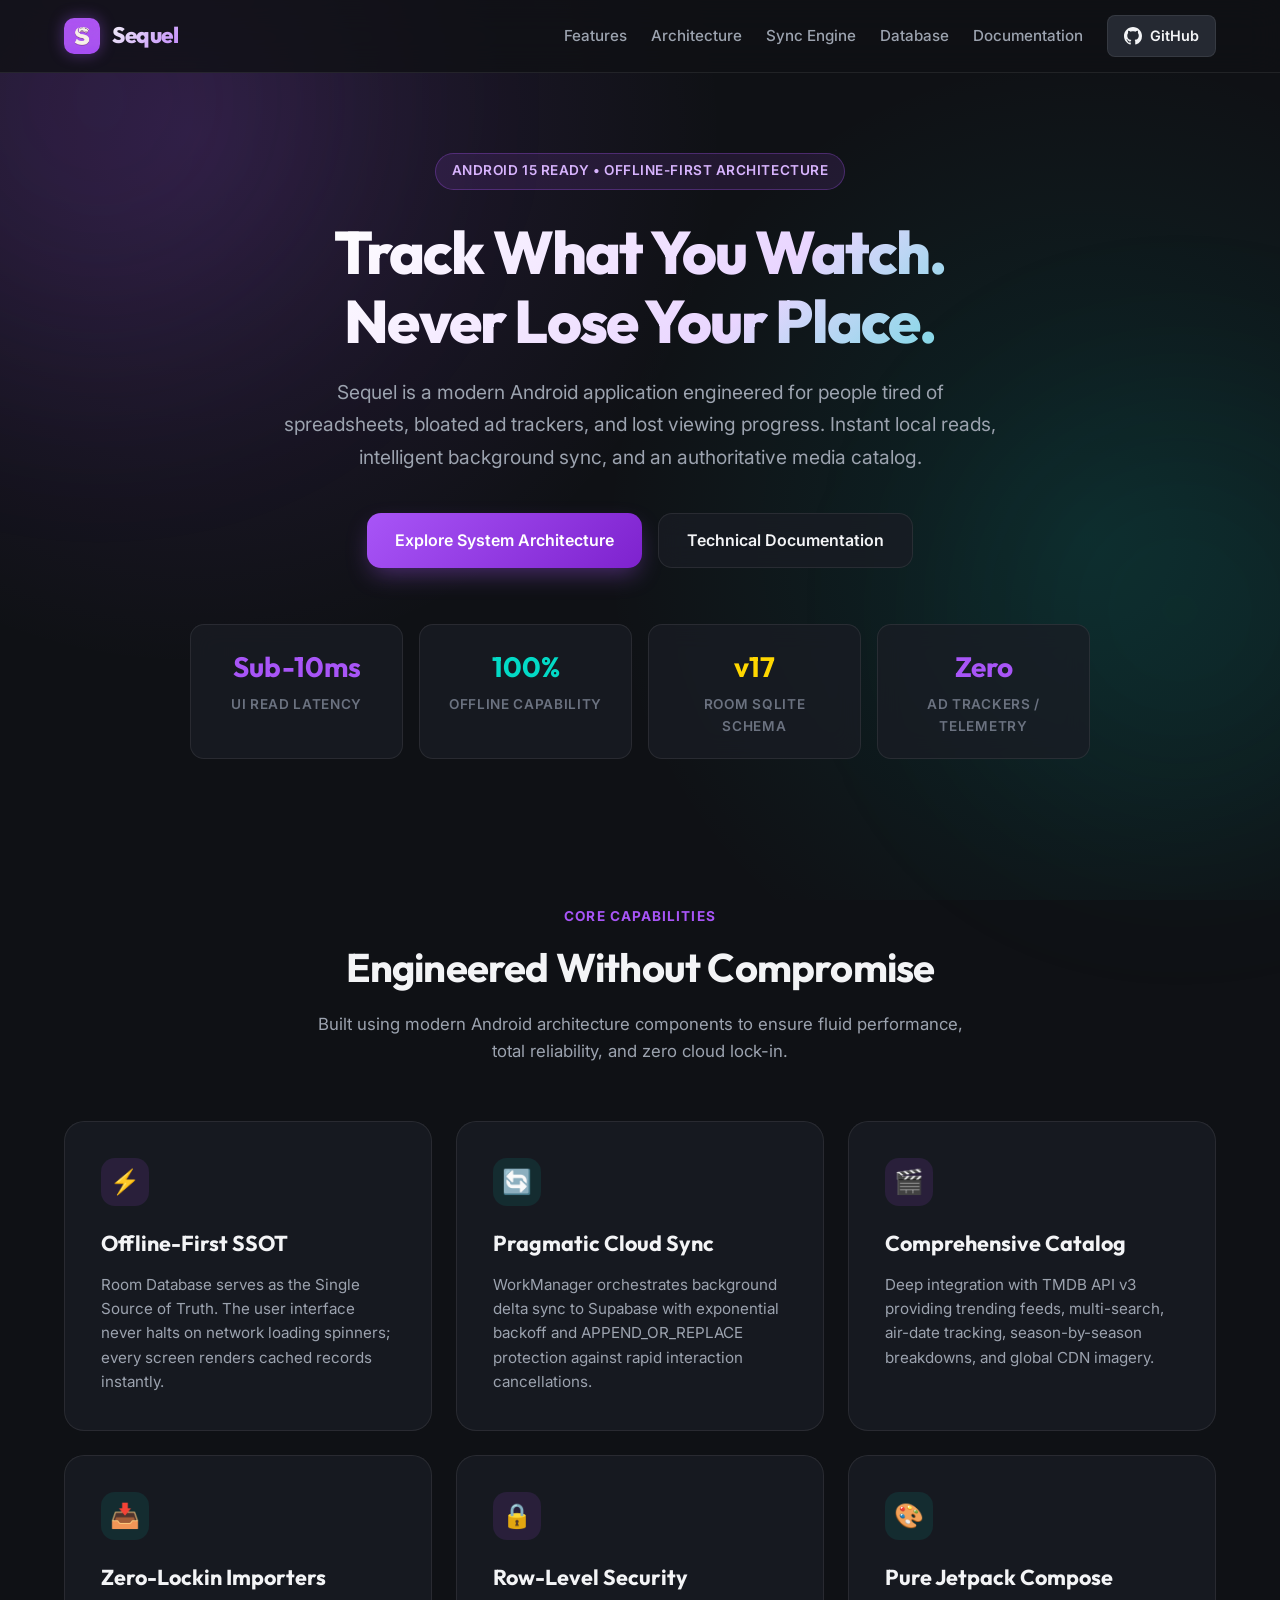
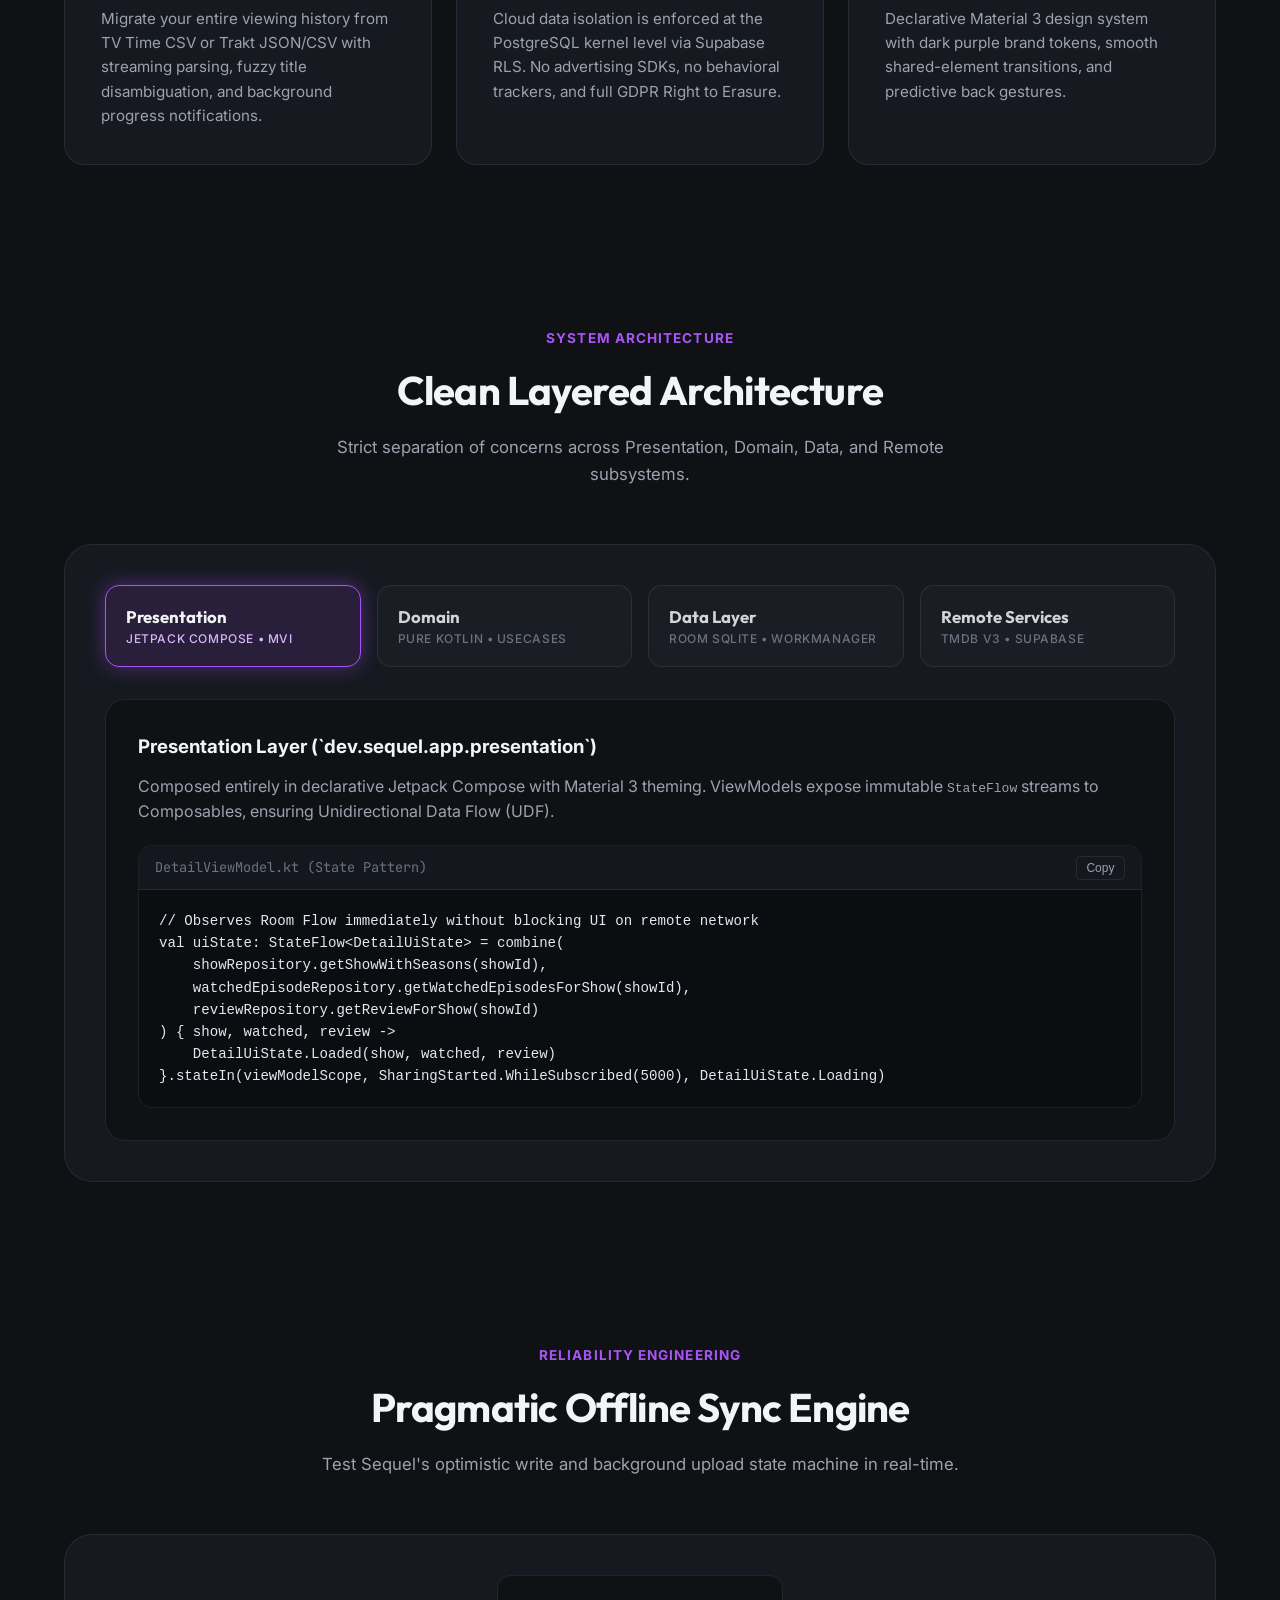
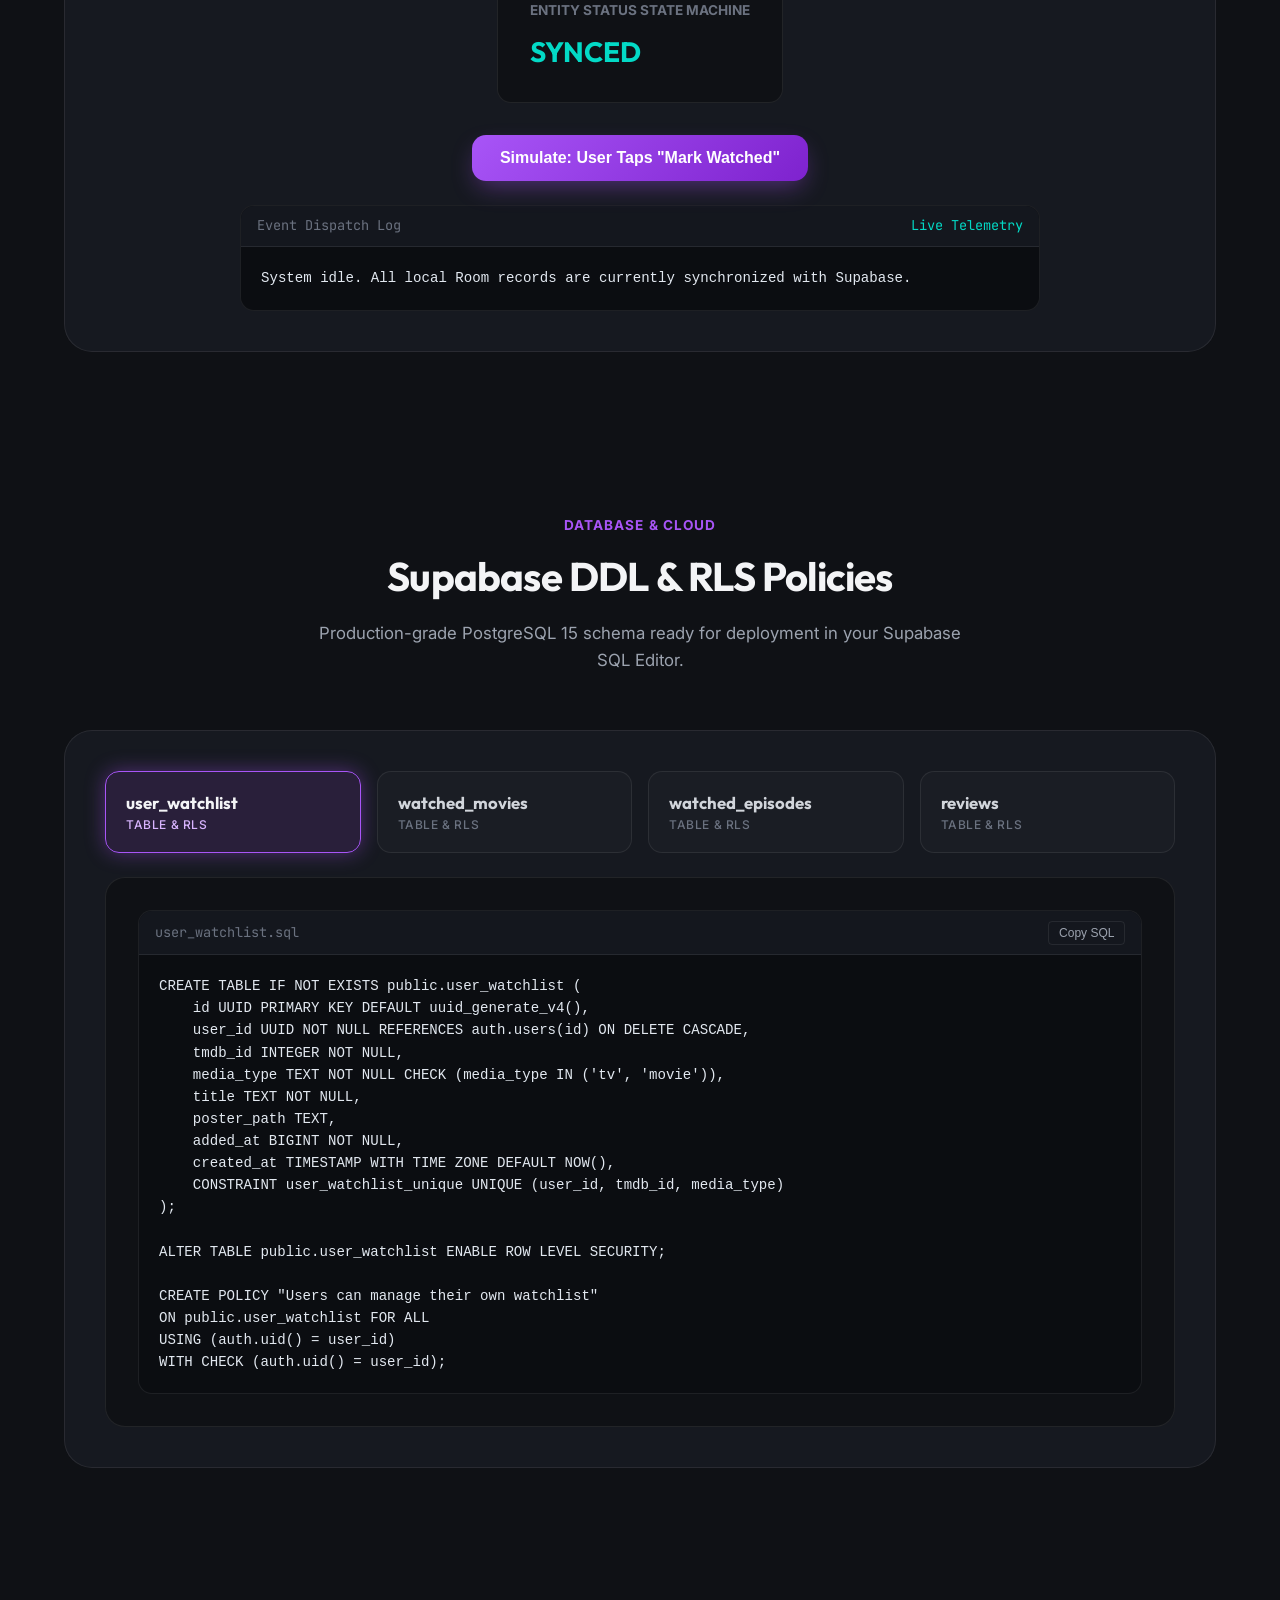
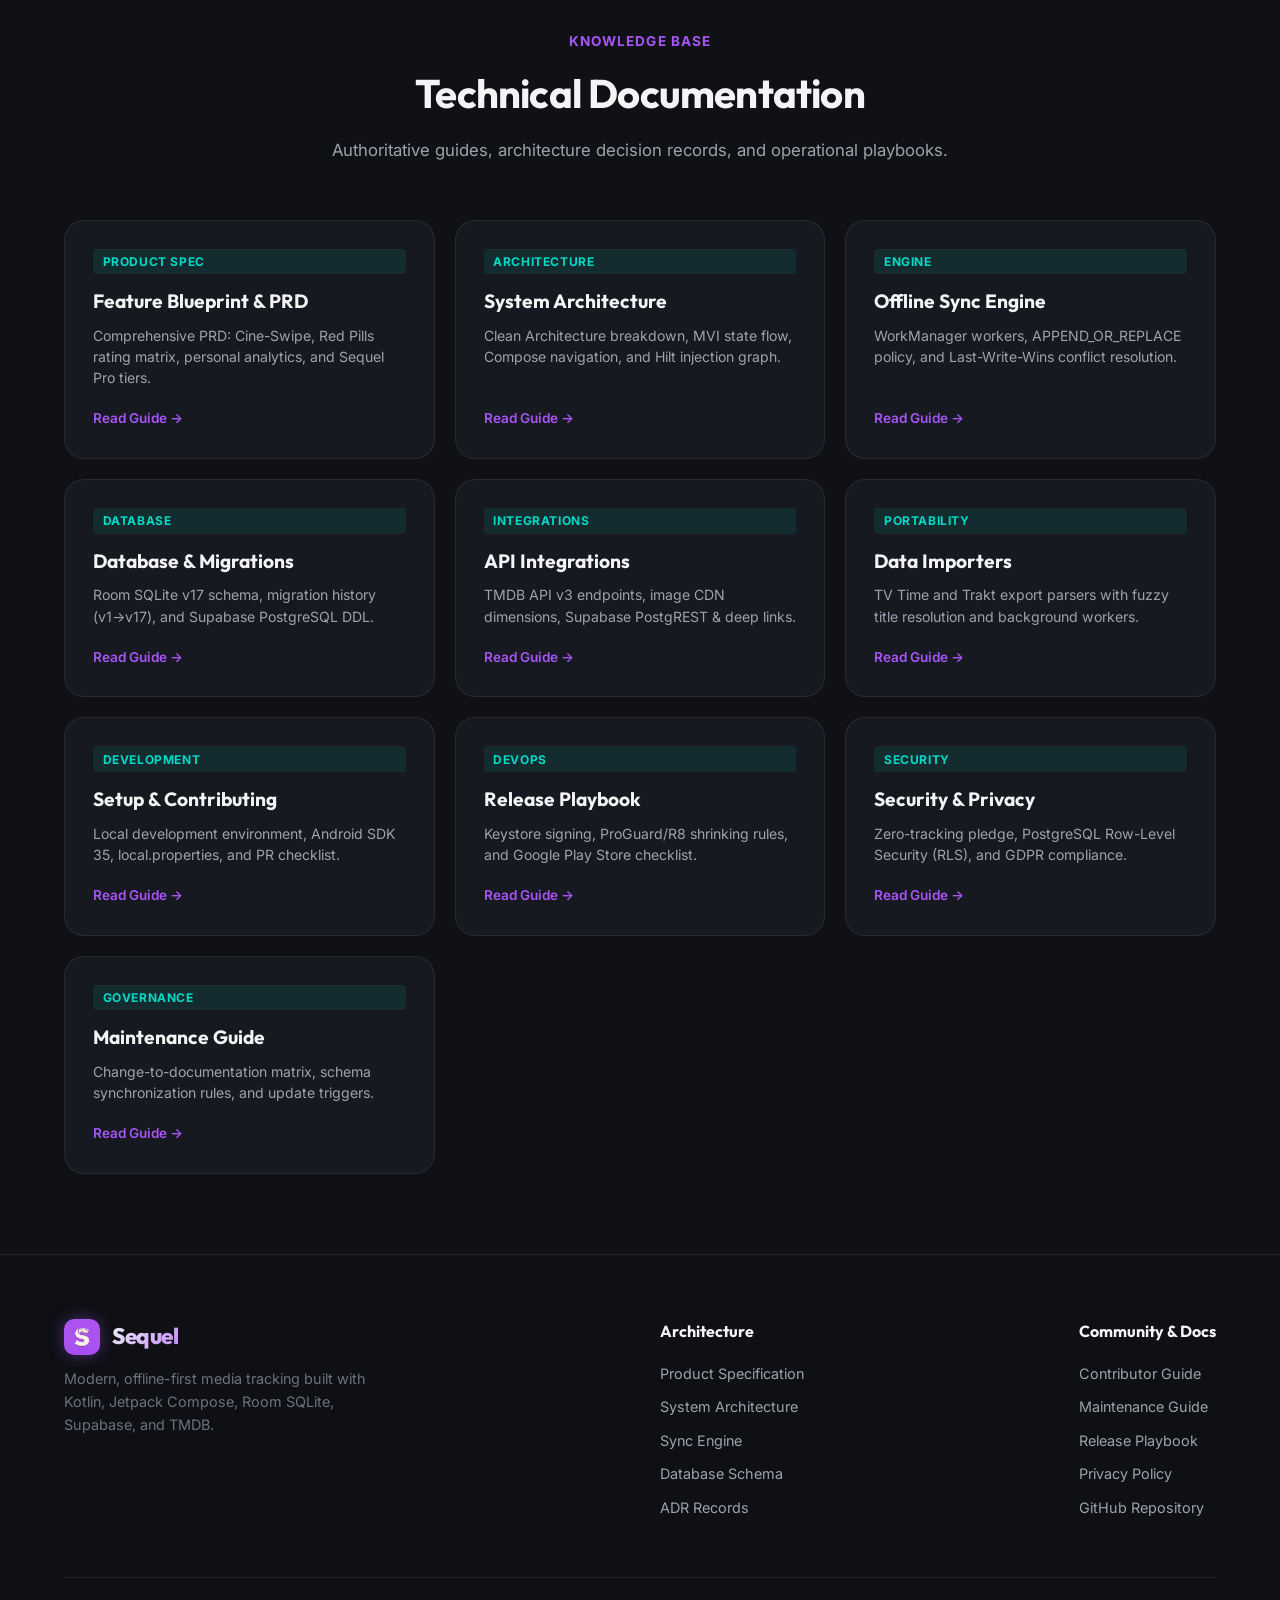
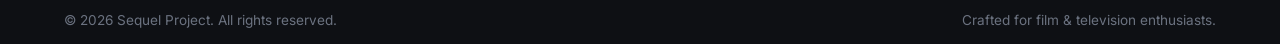
<file: docs/index.html>
<!DOCTYPE html>
<html lang="en">
<head>
    <meta charset="UTF-8">
    <meta name="viewport" content="width=device-width, initial-scale=1.0">
    <title>Sequel — Modern Show & Movie Tracking for Android</title>
    <meta name="description" content="Sequel is a modern, offline-first Android movie and TV show tracking app powered by Jetpack Compose, Room SQLite, Supabase cloud sync, and TMDB.">
    <link rel="preconnect" href="https://fonts.googleapis.com">
    <link rel="preconnect" href="https://fonts.gstatic.com" crossorigin>
    <link href="https://fonts.googleapis.com/css2?family=Outfit:wght@400;500;600;700;800&family=Inter:wght@400;500;600;700&family=JetBrains+Mono:wght@400;500&display=swap" rel="stylesheet">
    <link rel="stylesheet" href="css/style.css">
</head>
<body>
    <div class="blob blob-1"></div>
    <div class="blob blob-2"></div>

    <!-- Navigation -->
    <header class="navbar">
        <div class="container navbar-inner">
            <a href="#" class="nav-brand">
                <img src="assets/logo.jpg" alt="Sequel Logo" class="nav-logo" onerror="this.src='assets/playstore_icon.png'">
                <span class="nav-title">Sequel</span>
            </a>
            <ul class="nav-links">
                <li><a href="#features" class="nav-link">Features</a></li>
                <li><a href="#architecture" class="nav-link">Architecture</a></li>
                <li><a href="#sync-engine" class="nav-link">Sync Engine</a></li>
                <li><a href="#schema" class="nav-link">Database</a></li>
                <li><a href="#docs" class="nav-link">Documentation</a></li>
                <li>
                    <a href="https://github.com/dev-Aatif/Sequel" class="btn-nav" target="_blank" rel="noopener">
                        <svg width="18" height="18" viewBox="0 0 24 24" fill="currentColor">
                            <path d="M12 0C5.37 0 0 5.37 0 12c0 5.31 3.435 9.795 8.205 11.385.6.105.825-.255.825-.57 0-.285-.015-1.23-.015-2.235-3.015.555-3.795-.735-4.035-1.41-.135-.345-.72-1.41-1.23-1.695-.42-.225-1.02-.78-.015-.795.945-.015 1.62.87 1.845 1.23 1.08 1.815 2.805 1.305 3.495.99.105-.78.42-1.305.765-1.605-2.67-.3-5.46-1.335-5.46-5.925 0-1.305.465-2.385 1.23-3.225-.12-.3-.54-1.53.12-3.18 0 0 1.005-.315 3.3 1.23.96-.27 1.98-.405 3-.405s2.04.135 3 .405c2.295-1.56 3.3-1.23 3.3-1.23.66 1.65.24 2.88.12 3.18.765.84 1.23 1.905 1.23 3.225 0 4.605-2.805 5.625-5.475 5.925.435.375.81 1.095.81 2.22 0 1.605-.015 2.895-.015 3.3 0 .315.225.69.825.57A12.02 12.02 0 0024 12c0-6.63-5.37-12-12-12z"/>
                        </svg>
                        GitHub
                    </a>
                </li>
            </ul>
        </div>
    </header>

    <!-- Hero Section -->
    <section class="hero">
        <div class="container">
            <div class="hero-badge">
                <span>Android 15 Ready &bull; Offline-First Architecture</span>
            </div>
            <h1 class="hero-title">Track What You Watch.<br>Never Lose Your Place.</h1>
            <p class="hero-subtitle">
                Sequel is a modern Android application engineered for people tired of spreadsheets, bloated ad trackers, and lost viewing progress. Instant local reads, intelligent background sync, and an authoritative media catalog.
            </p>
            <div class="hero-actions">
                <a href="#architecture" class="btn-primary">Explore System Architecture</a>
                <a href="#docs" class="btn-secondary">Technical Documentation</a>
            </div>

            <!-- Specs Matrix -->
            <div class="spec-bar">
                <div class="spec-item">
                    <div class="spec-value accent">Sub-10ms</div>
                    <div class="spec-label">UI Read Latency</div>
                </div>
                <div class="spec-item">
                    <div class="spec-value teal">100%</div>
                    <div class="spec-label">Offline Capability</div>
                </div>
                <div class="spec-item">
                    <div class="spec-value gold">v17</div>
                    <div class="spec-label">Room SQLite Schema</div>
                </div>
                <div class="spec-item">
                    <div class="spec-value accent">Zero</div>
                    <div class="spec-label">Ad Trackers / Telemetry</div>
                </div>
            </div>
        </div>
    </section>

    <!-- Features Section -->
    <section id="features" class="section">
        <div class="container">
            <div class="section-header">
                <span class="section-tag">Core Capabilities</span>
                <h2 class="section-title">Engineered Without Compromise</h2>
                <p class="section-desc">Built using modern Android architecture components to ensure fluid performance, total reliability, and zero cloud lock-in.</p>
            </div>

            <div class="features-grid">
                <div class="feature-card">
                    <div class="feature-icon-wrap">⚡</div>
                    <h3 class="feature-title">Offline-First SSOT</h3>
                    <p class="feature-text">Room Database serves as the Single Source of Truth. The user interface never halts on network loading spinners; every screen renders cached records instantly.</p>
                </div>

                <div class="feature-card">
                    <div class="feature-icon-wrap teal">🔄</div>
                    <h3 class="feature-title">Pragmatic Cloud Sync</h3>
                    <p class="feature-text">WorkManager orchestrates background delta sync to Supabase with exponential backoff and APPEND_OR_REPLACE protection against rapid interaction cancellations.</p>
                </div>

                <div class="feature-card">
                    <div class="feature-icon-wrap">🎬</div>
                    <h3 class="feature-title">Comprehensive Catalog</h3>
                    <p class="feature-text">Deep integration with TMDB API v3 providing trending feeds, multi-search, air-date tracking, season-by-season breakdowns, and global CDN imagery.</p>
                </div>

                <div class="feature-card">
                    <div class="feature-icon-wrap teal">📥</div>
                    <h3 class="feature-title">Zero-Lockin Importers</h3>
                    <p class="feature-text">Migrate your entire viewing history from TV Time CSV or Trakt JSON/CSV with streaming parsing, fuzzy title disambiguation, and background progress notifications.</p>
                </div>

                <div class="feature-card">
                    <div class="feature-icon-wrap">🔒</div>
                    <h3 class="feature-title">Row-Level Security</h3>
                    <p class="feature-text">Cloud data isolation is enforced at the PostgreSQL kernel level via Supabase RLS. No advertising SDKs, no behavioral trackers, and full GDPR Right to Erasure.</p>
                </div>

                <div class="feature-card">
                    <div class="feature-icon-wrap teal">🎨</div>
                    <h3 class="feature-title">Pure Jetpack Compose</h3>
                    <p class="feature-text">Declarative Material 3 design system with dark purple brand tokens, smooth shared-element transitions, and predictive back gestures.</p>
                </div>
            </div>
        </div>
    </section>

    <!-- Interactive Architecture Explorer -->
    <section id="architecture" class="section">
        <div class="container">
            <div class="section-header">
                <span class="section-tag">System Architecture</span>
                <h2 class="section-title">Clean Layered Architecture</h2>
                <p class="section-desc">Strict separation of concerns across Presentation, Domain, Data, and Remote subsystems.</p>
            </div>

            <div class="arch-explorer">
                <div class="arch-layers">
                    <button class="arch-tab-btn active" data-target="arch-pres">
                        Presentation
                        <span>Jetpack Compose • MVI</span>
                    </button>
                    <button class="arch-tab-btn" data-target="arch-dom">
                        Domain
                        <span>Pure Kotlin • UseCases</span>
                    </button>
                    <button class="arch-tab-btn" data-target="arch-data">
                        Data Layer
                        <span>Room SQLite • WorkManager</span>
                    </button>
                    <button class="arch-tab-btn" data-target="arch-remote">
                        Remote Services
                        <span>TMDB v3 • Supabase</span>
                    </button>
                </div>

                <div class="arch-content">
                    <div id="arch-pres" class="arch-panel active">
                        <h3>Presentation Layer (`dev.sequel.app.presentation`)</h3>
                        <p style="color:var(--text-muted); margin: 0.75rem 0 1rem;">
                            Composed entirely in declarative Jetpack Compose with Material 3 theming. ViewModels expose immutable <code>StateFlow</code> streams to Composables, ensuring Unidirectional Data Flow (UDF).
                        </p>
                        <div class="code-box">
                            <div class="code-header">
                                <span>DetailViewModel.kt (State Pattern)</span>
                                <button class="copy-btn" data-copy-target="#code-pres">Copy</button>
                            </div>
                            <pre><code id="code-pres">// Observes Room Flow immediately without blocking UI on remote network
val uiState: StateFlow&lt;DetailUiState&gt; = combine(
    showRepository.getShowWithSeasons(showId),
    watchedEpisodeRepository.getWatchedEpisodesForShow(showId),
    reviewRepository.getReviewForShow(showId)
) { show, watched, review ->
    DetailUiState.Loaded(show, watched, review)
}.stateIn(viewModelScope, SharingStarted.WhileSubscribed(5000), DetailUiState.Loading)</code></pre>
                        </div>
                    </div>

                    <div id="arch-dom" class="arch-panel">
                        <h3>Domain Layer (`dev.sequel.app.domain`)</h3>
                        <p style="color:var(--text-muted); margin: 0.75rem 0 1rem;">
                            Pure Kotlin business logic completely insulated from Android framework dependencies. Houses Use Cases, repository contracts, and the sealed <code>AppError</code> hierarchy.
                        </p>
                        <div class="code-box">
                            <div class="code-header">
                                <span>GetNextEpisodeUseCase.kt</span>
                                <button class="copy-btn" data-copy-target="#code-dom">Copy</button>
                            </div>
                            <pre><code id="code-dom">class GetNextEpisodeUseCase @Inject constructor(
    private val seasonRepository: SeasonRepository,
    private val watchedEpisodeRepository: WatchedEpisodeRepository
) {
    suspend operator fun invoke(showId: Int): EpisodeEntity? {
        val watched = watchedEpisodeRepository.getWatchedEpisodesList(showId)
        val allEpisodes = seasonRepository.getAllEpisodesForShow(showId)
        return allEpisodes.firstOrNull { ep ->
            !watched.any { w -> w.seasonNumber == ep.seasonNumber && w.episodeNumber == ep.episodeNumber }
        }
    }
}</code></pre>
                        </div>
                    </div>

                    <div id="arch-data" class="arch-panel">
                        <h3>Data Layer (`dev.sequel.app.data`)</h3>
                        <p style="color:var(--text-muted); margin: 0.75rem 0 1rem;">
                            Room Database (SQLite v17) serves as the Single Source of Truth (SSOT). Repository implementations coordinate local caching with background WorkManager uploads.
                        </p>
                        <div class="code-box">
                            <div class="code-header">
                                <span>SequelDatabase.kt (Schema v17 Definition)</span>
                                <button class="copy-btn" data-copy-target="#code-data">Copy</button>
                            </div>
                            <pre><code id="code-data">@Database(
    entities = [
        ShowEntity::class, SeasonEntity::class, EpisodeEntity::class,
        WatchedEpisodeEntity::class, WatchedMovieEntity::class,
        ReviewEntity::class, RemoteKeys::class, WatchlistEntity::class,
        TrendingShowEntity::class
    ],
    version = 17,
    exportSchema = true
)
abstract class SequelDatabase : RoomDatabase() { ... }</code></pre>
                        </div>
                    </div>

                    <div id="arch-remote" class="arch-panel">
                        <h3>Remote Services Layer (`dev.sequel.app.data.remote`)</h3>
                        <p style="color:var(--text-muted); margin: 0.75rem 0 1rem;">
                            Coordinates communication with external APIs: Retrofit for TMDB v3 catalog queries and Ktor-based SupabaseClient for PostgreSQL storage and GoTrue authentication.
                        </p>
                        <div class="code-box">
                            <div class="code-header">
                                <span>SupabaseSyncService.kt (PostgREST Upsert)</span>
                                <button class="copy-btn" data-copy-target="#code-remote">Copy</button>
                            </div>
                            <pre><code id="code-remote">suspend fun upsertWatchedMovie(dto: SupabaseWatchedMovieDto): String {
    val result = supabaseClient.postgrest["watched_movies"]
        .upsert(dto) {
            onConflict = "user_id,tmdb_movie_id"
            select(Columns.list("id"))
        }
        .decodeSingle&lt;SupabaseWatchedMovieDto&gt;()
    return result.id ?: throw IllegalStateException("Supabase did not return an ID")
}</code></pre>
                        </div>
                    </div>
                </div>
            </div>
        </div>
    </section>

    <!-- Sync Engine Interactive Simulation -->
    <section id="sync-engine" class="section">
        <div class="container">
            <div class="section-header">
                <span class="section-tag">Reliability Engineering</span>
                <h2 class="section-title">Pragmatic Offline Sync Engine</h2>
                <p class="section-desc">Test Sequel's optimistic write and background upload state machine in real-time.</p>
            </div>

            <div class="arch-explorer" style="text-align: center;">
                <div style="margin-bottom: 2rem;">
                    <div style="display: inline-block; text-align: left; background: var(--bg); padding: 1.5rem 2rem; border-radius: var(--radius-md); border: 1px solid var(--border-glass);">
                        <div style="font-size: 0.85rem; color: var(--text-dim); text-transform: uppercase; font-weight: 700; margin-bottom: 0.5rem;">Entity Status State Machine</div>
                        <div id="sim-status-badge" class="spec-value teal">SYNCED</div>
                    </div>
                </div>

                <button id="sim-trigger-btn" class="btn-primary" style="margin-bottom: 1.5rem;">
                    Simulate: User Taps "Mark Watched"
                </button>

                <div class="code-box" style="text-align: left; max-width: 800px; margin: 0 auto;">
                    <div class="code-header">
                        <span>Event Dispatch Log</span>
                        <span style="color:var(--secondary)">Live Telemetry</span>
                    </div>
                    <pre><code id="sim-log-output">System idle. All local Room records are currently synchronized with Supabase.</code></pre>
                </div>
            </div>
        </div>
    </section>

    <!-- Database Schema & Supabase DDL -->
    <section id="schema" class="section">
        <div class="container">
            <div class="section-header">
                <span class="section-tag">Database & Cloud</span>
                <h2 class="section-title">Supabase DDL & RLS Policies</h2>
                <p class="section-desc">Production-grade PostgreSQL 15 schema ready for deployment in your Supabase SQL Editor.</p>
            </div>

            <div class="arch-explorer">
                <div class="arch-layers" style="grid-template-columns: repeat(4, 1fr); margin-bottom: 1.5rem;">
                    <button class="arch-tab-btn schema-tab-btn active" data-schema-target="schema-wl">
                        user_watchlist
                        <span>Table & RLS</span>
                    </button>
                    <button class="arch-tab-btn schema-tab-btn" data-schema-target="schema-movies">
                        watched_movies
                        <span>Table & RLS</span>
                    </button>
                    <button class="arch-tab-btn schema-tab-btn" data-schema-target="schema-eps">
                        watched_episodes
                        <span>Table & RLS</span>
                    </button>
                    <button class="arch-tab-btn schema-tab-btn" data-schema-target="schema-revs">
                        reviews
                        <span>Table & RLS</span>
                    </button>
                </div>

                <div class="arch-content">
                    <div id="schema-wl" class="arch-panel schema-panel active">
                        <div class="code-box" style="margin-top:0;">
                            <div class="code-header">
                                <span>user_watchlist.sql</span>
                                <button class="copy-btn" data-copy-target="#code-sql-wl">Copy SQL</button>
                            </div>
                            <pre><code id="code-sql-wl">CREATE TABLE IF NOT EXISTS public.user_watchlist (
    id UUID PRIMARY KEY DEFAULT uuid_generate_v4(),
    user_id UUID NOT NULL REFERENCES auth.users(id) ON DELETE CASCADE,
    tmdb_id INTEGER NOT NULL,
    media_type TEXT NOT NULL CHECK (media_type IN ('tv', 'movie')),
    title TEXT NOT NULL,
    poster_path TEXT,
    added_at BIGINT NOT NULL,
    created_at TIMESTAMP WITH TIME ZONE DEFAULT NOW(),
    CONSTRAINT user_watchlist_unique UNIQUE (user_id, tmdb_id, media_type)
);

ALTER TABLE public.user_watchlist ENABLE ROW LEVEL SECURITY;

CREATE POLICY "Users can manage their own watchlist"
ON public.user_watchlist FOR ALL
USING (auth.uid() = user_id)
WITH CHECK (auth.uid() = user_id);</code></pre>
                        </div>
                    </div>

                    <div id="schema-movies" class="arch-panel schema-panel">
                        <div class="code-box" style="margin-top:0;">
                            <div class="code-header">
                                <span>watched_movies.sql</span>
                                <button class="copy-btn" data-copy-target="#code-sql-movies">Copy SQL</button>
                            </div>
                            <pre><code id="code-sql-movies">CREATE TABLE IF NOT EXISTS public.watched_movies (
    id UUID PRIMARY KEY DEFAULT uuid_generate_v4(),
    user_id UUID NOT NULL REFERENCES auth.users(id) ON DELETE CASCADE,
    tmdb_movie_id INTEGER NOT NULL,
    title TEXT NOT NULL,
    poster_path TEXT,
    watched_at BIGINT NOT NULL,
    created_at TIMESTAMP WITH TIME ZONE DEFAULT NOW(),
    CONSTRAINT watched_movies_user_tmdb_unique UNIQUE (user_id, tmdb_movie_id)
);

ALTER TABLE public.watched_movies ENABLE ROW LEVEL SECURITY;

CREATE POLICY "Users can manage their watched movies"
ON public.watched_movies FOR ALL
USING (auth.uid() = user_id)
WITH CHECK (auth.uid() = user_id);</code></pre>
                        </div>
                    </div>

                    <div id="schema-eps" class="arch-panel schema-panel">
                        <div class="code-box" style="margin-top:0;">
                            <div class="code-header">
                                <span>watched_episodes.sql</span>
                                <button class="copy-btn" data-copy-target="#code-sql-eps">Copy SQL</button>
                            </div>
                            <pre><code id="code-sql-eps">CREATE TABLE IF NOT EXISTS public.watched_episodes (
    id UUID PRIMARY KEY DEFAULT uuid_generate_v4(),
    user_id UUID NOT NULL REFERENCES auth.users(id) ON DELETE CASCADE,
    show_id INTEGER NOT NULL,
    media_type TEXT NOT NULL DEFAULT 'tv',
    season_number INTEGER NOT NULL,
    episode_number INTEGER NOT NULL,
    episode_id INTEGER NOT NULL,
    is_skipped BOOLEAN NOT NULL DEFAULT FALSE,
    watched_at BIGINT NOT NULL,
    created_at TIMESTAMP WITH TIME ZONE DEFAULT NOW(),
    CONSTRAINT watched_episodes_unique UNIQUE (user_id, show_id, season_number, episode_number)
);

ALTER TABLE public.watched_episodes ENABLE ROW LEVEL SECURITY;

CREATE POLICY "Users can manage their watched episodes"
ON public.watched_episodes FOR ALL
USING (auth.uid() = user_id)
WITH CHECK (auth.uid() = user_id);</code></pre>
                        </div>
                    </div>

                    <div id="schema-revs" class="arch-panel schema-panel">
                        <div class="code-box" style="margin-top:0;">
                            <div class="code-header">
                                <span>reviews.sql</span>
                                <button class="copy-btn" data-copy-target="#code-sql-revs">Copy SQL</button>
                            </div>
                            <pre><code id="code-sql-revs">CREATE TABLE IF NOT EXISTS public.reviews (
    id UUID PRIMARY KEY DEFAULT uuid_generate_v4(),
    user_id UUID NOT NULL REFERENCES auth.users(id) ON DELETE CASCADE,
    media_id INTEGER NOT NULL,
    media_type TEXT NOT NULL CHECK (media_type IN ('tv', 'movie')),
    season_num INTEGER,
    episode_num INTEGER,
    rating INTEGER CHECK (rating >= 1 AND rating <= 10),
    review_text TEXT,
    is_rating_only BOOLEAN NOT NULL DEFAULT FALSE,
    updated_at BIGINT NOT NULL,
    created_at TIMESTAMP WITH TIME ZONE DEFAULT NOW()
);

CREATE UNIQUE INDEX IF NOT EXISTS idx_remote_reviews_movie_unique 
ON public.reviews (user_id, media_id, media_type) 
WHERE season_num IS NULL AND episode_num IS NULL;

ALTER TABLE public.reviews ENABLE ROW LEVEL SECURITY;

CREATE POLICY "Users can manage their reviews"
ON public.reviews FOR ALL
USING (auth.uid() = user_id)
WITH CHECK (auth.uid() = user_id);</code></pre>
                        </div>
                    </div>
                </div>
            </div>
        </div>
    </section>

    <!-- In-Depth Documentation Hub -->
    <section id="docs" class="section">
        <div class="container">
            <div class="section-header">
                <span class="section-tag">Knowledge Base</span>
                <h2 class="section-title">Technical Documentation</h2>
                <p class="section-desc">Authoritative guides, architecture decision records, and operational playbooks.</p>
            </div>

            <div class="docs-grid">
                <a href="PRODUCT_SPECIFICATION.md" class="doc-card">
                    <div>
                        <div class="doc-card-badge">Product Spec</div>
                        <h3 class="doc-card-title">Feature Blueprint & PRD</h3>
                        <p class="doc-card-desc">Comprehensive PRD: Cine-Swipe, Red Pills rating matrix, personal analytics, and Sequel Pro tiers.</p>
                    </div>
                    <div class="doc-card-link">Read Guide &rarr;</div>
                </a>

                <a href="ARCHITECTURE.md" class="doc-card">
                    <div>
                        <div class="doc-card-badge">Architecture</div>
                        <h3 class="doc-card-title">System Architecture</h3>
                        <p class="doc-card-desc">Clean Architecture breakdown, MVI state flow, Compose navigation, and Hilt injection graph.</p>
                    </div>
                    <div class="doc-card-link">Read Guide &rarr;</div>
                </a>

                <a href="SYNC_ENGINE.md" class="doc-card">
                    <div>
                        <div class="doc-card-badge">Engine</div>
                        <h3 class="doc-card-title">Offline Sync Engine</h3>
                        <p class="doc-card-desc">WorkManager workers, APPEND_OR_REPLACE policy, and Last-Write-Wins conflict resolution.</p>
                    </div>
                    <div class="doc-card-link">Read Guide &rarr;</div>
                </a>

                <a href="DATABASE_SCHEMA.md" class="doc-card">
                    <div>
                        <div class="doc-card-badge">Database</div>
                        <h3 class="doc-card-title">Database & Migrations</h3>
                        <p class="doc-card-desc">Room SQLite v17 schema, migration history (v1→v17), and Supabase PostgreSQL DDL.</p>
                    </div>
                    <div class="doc-card-link">Read Guide &rarr;</div>
                </a>

                <a href="API_INTEGRATIONS.md" class="doc-card">
                    <div>
                        <div class="doc-card-badge">Integrations</div>
                        <h3 class="doc-card-title">API Integrations</h3>
                        <p class="doc-card-desc">TMDB API v3 endpoints, image CDN dimensions, Supabase PostgREST & deep links.</p>
                    </div>
                    <div class="doc-card-link">Read Guide &rarr;</div>
                </a>

                <a href="DATA_PORTABILITY_AND_IMPORTS.md" class="doc-card">
                    <div>
                        <div class="doc-card-badge">Portability</div>
                        <h3 class="doc-card-title">Data Importers</h3>
                        <p class="doc-card-desc">TV Time and Trakt export parsers with fuzzy title resolution and background workers.</p>
                    </div>
                    <div class="doc-card-link">Read Guide &rarr;</div>
                </a>

                <a href="SETUP_AND_CONTRIBUTING.md" class="doc-card">
                    <div>
                        <div class="doc-card-badge">Development</div>
                        <h3 class="doc-card-title">Setup & Contributing</h3>
                        <p class="doc-card-desc">Local development environment, Android SDK 35, local.properties, and PR checklist.</p>
                    </div>
                    <div class="doc-card-link">Read Guide &rarr;</div>
                </a>

                <a href="RELEASE_AND_DEPLOYMENT.md" class="doc-card">
                    <div>
                        <div class="doc-card-badge">DevOps</div>
                        <h3 class="doc-card-title">Release Playbook</h3>
                        <p class="doc-card-desc">Keystore signing, ProGuard/R8 shrinking rules, and Google Play Store checklist.</p>
                    </div>
                    <div class="doc-card-link">Read Guide &rarr;</div>
                </a>

                <a href="SECURITY_AND_PRIVACY.md" class="doc-card">
                    <div>
                        <div class="doc-card-badge">Security</div>
                        <h3 class="doc-card-title">Security & Privacy</h3>
                        <p class="doc-card-desc">Zero-tracking pledge, PostgreSQL Row-Level Security (RLS), and GDPR compliance.</p>
                    </div>
                    <div class="doc-card-link">Read Guide &rarr;</div>
                </a>

                <a href="MAINTENANCE_GUIDE.md" class="doc-card">
                    <div>
                        <div class="doc-card-badge">Governance</div>
                        <h3 class="doc-card-title">Maintenance Guide</h3>
                        <p class="doc-card-desc">Change-to-documentation matrix, schema synchronization rules, and update triggers.</p>
                    </div>
                    <div class="doc-card-link">Read Guide &rarr;</div>
                </a>
            </div>
        </div>
    </section>

    <!-- Footer -->
    <footer class="footer">
        <div class="container">
            <div class="footer-inner">
                <div class="footer-brand">
                    <div class="nav-brand">
                        <img src="assets/logo.jpg" alt="Sequel Logo" class="nav-logo" onerror="this.src='assets/playstore_icon.png'">
                        <span class="nav-title">Sequel</span>
                    </div>
                    <p class="footer-text">
                        Modern, offline-first media tracking built with Kotlin, Jetpack Compose, Room SQLite, Supabase, and TMDB.
                    </p>
                </div>

                <div class="footer-nav-col">
                    <h4>Architecture</h4>
                    <ul>
                        <li><a href="PRODUCT_SPECIFICATION.md">Product Specification</a></li>
                        <li><a href="ARCHITECTURE.md">System Architecture</a></li>
                        <li><a href="SYNC_ENGINE.md">Sync Engine</a></li>
                        <li><a href="DATABASE_SCHEMA.md">Database Schema</a></li>
                        <li><a href="decisions/README.md">ADR Records</a></li>
                    </ul>
                </div>

                <div class="footer-nav-col">
                    <h4>Community & Docs</h4>
                    <ul>
                        <li><a href="SETUP_AND_CONTRIBUTING.md">Contributor Guide</a></li>
                        <li><a href="MAINTENANCE_GUIDE.md">Maintenance Guide</a></li>
                        <li><a href="RELEASE_AND_DEPLOYMENT.md">Release Playbook</a></li>
                        <li><a href="privacy.html">Privacy Policy</a></li>
                        <li><a href="https://github.com/dev-Aatif/Sequel">GitHub Repository</a></li>
                    </ul>
                </div>
            </div>

            <div class="footer-bottom">
                <span>&copy; 2026 Sequel Project. All rights reserved.</span>
                <span>Crafted for film & television enthusiasts.</span>
            </div>
        </div>
    </footer>

    <!-- Toast Notification -->
    <div id="toast" class="toast">Copied to clipboard!</div>

    <script src="js/main.js"></script>
</body>
</html>
</file>
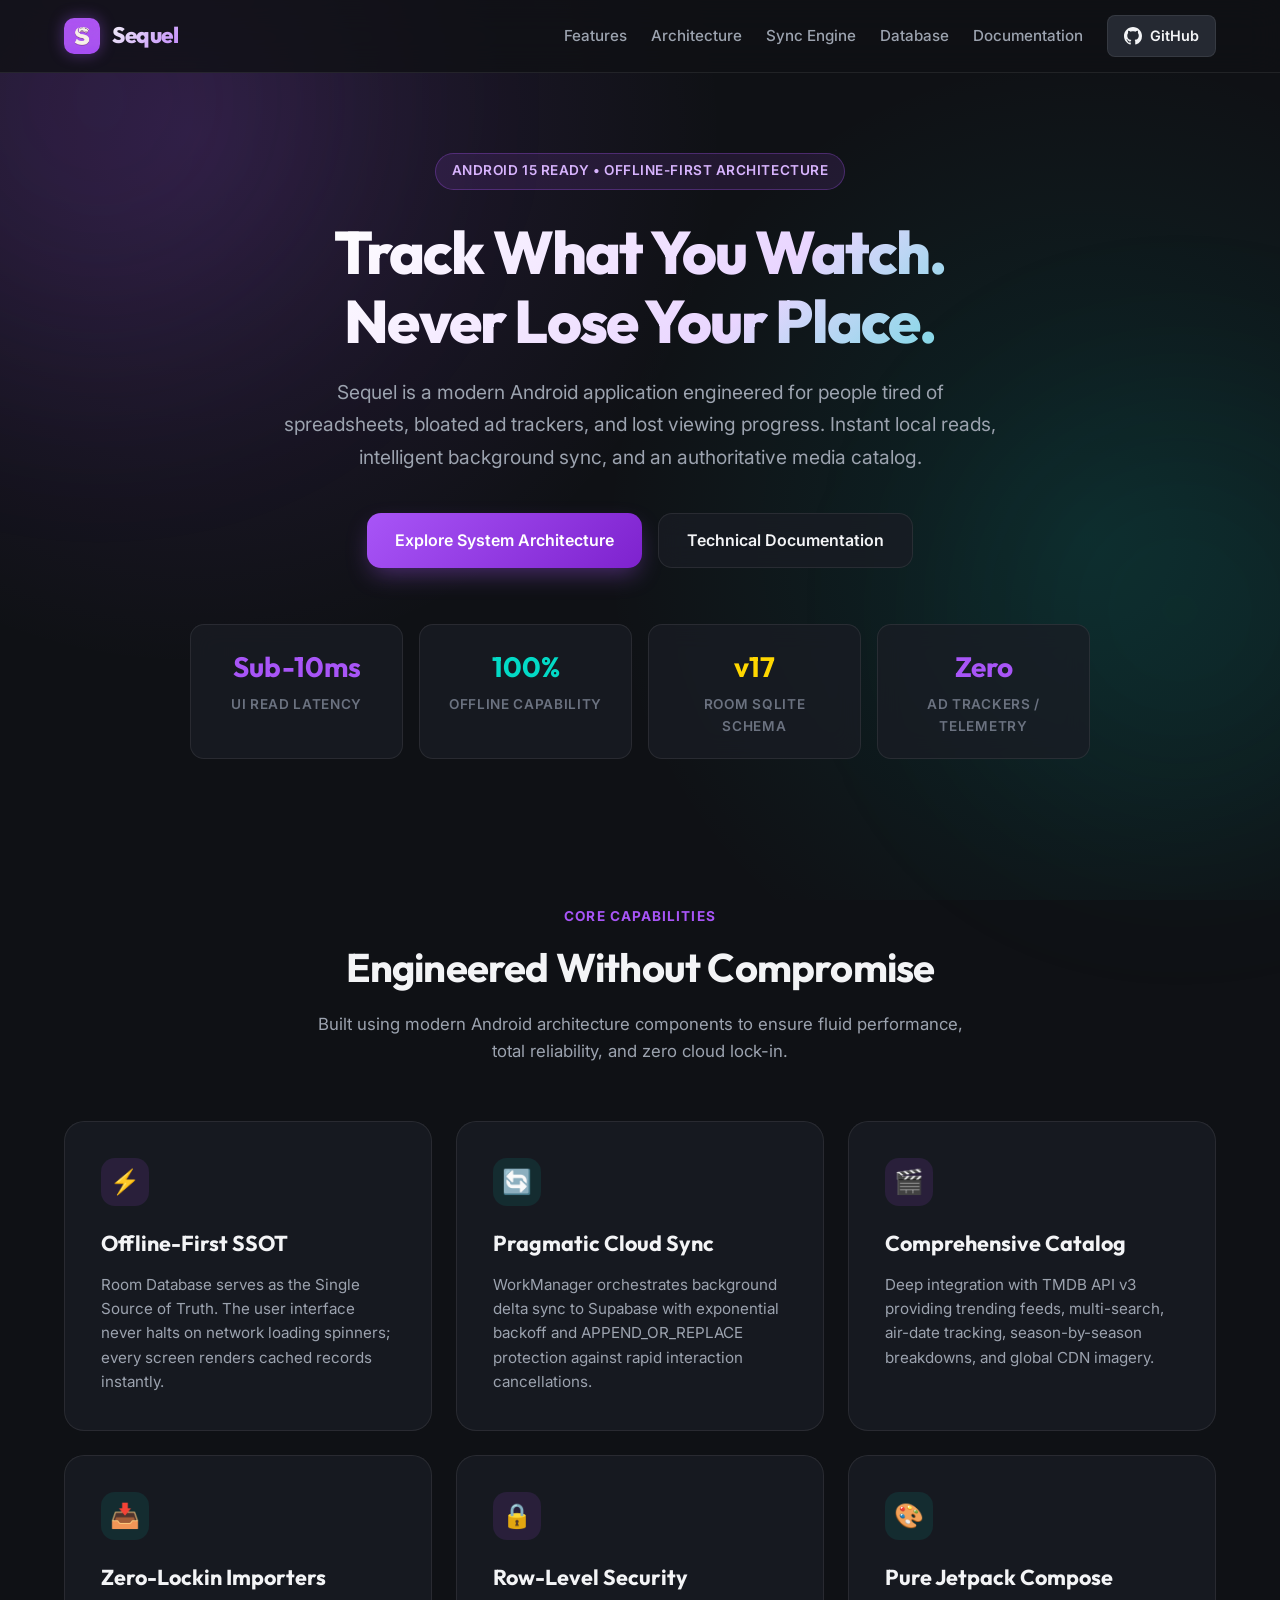
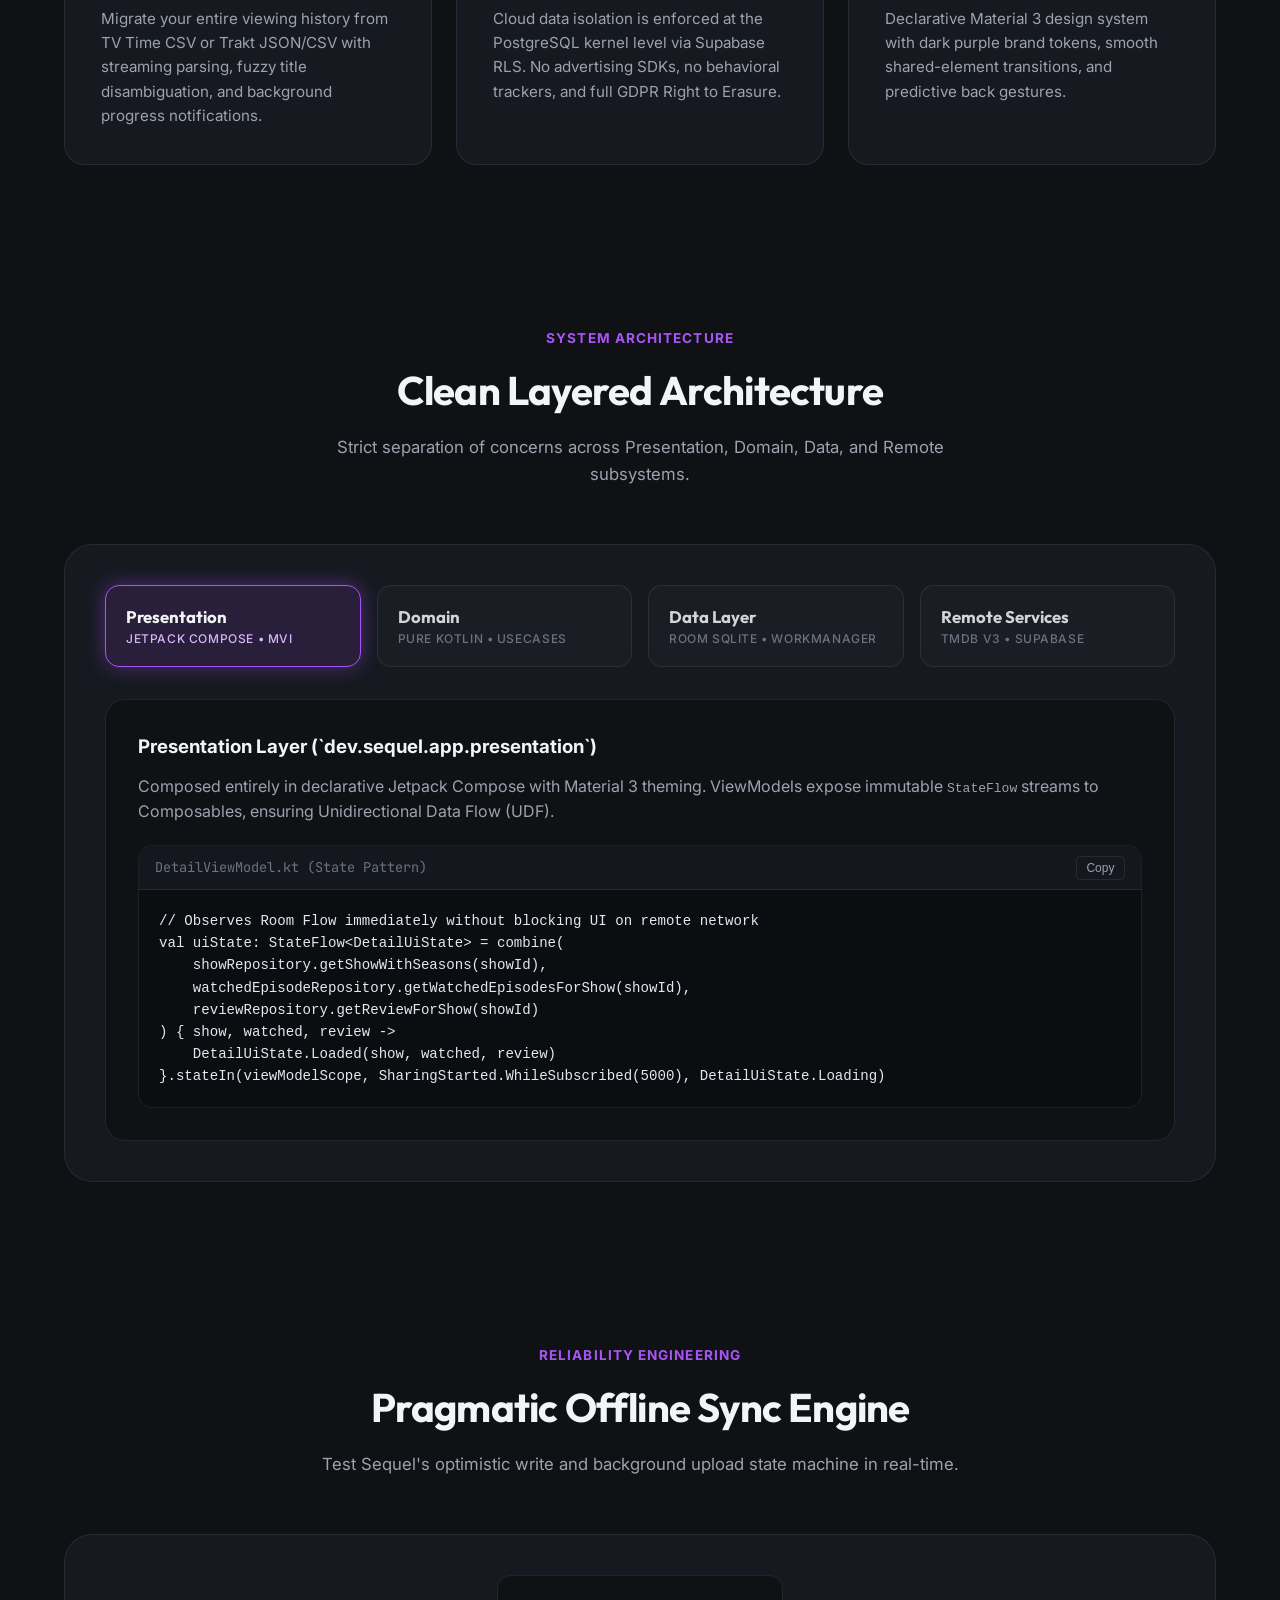
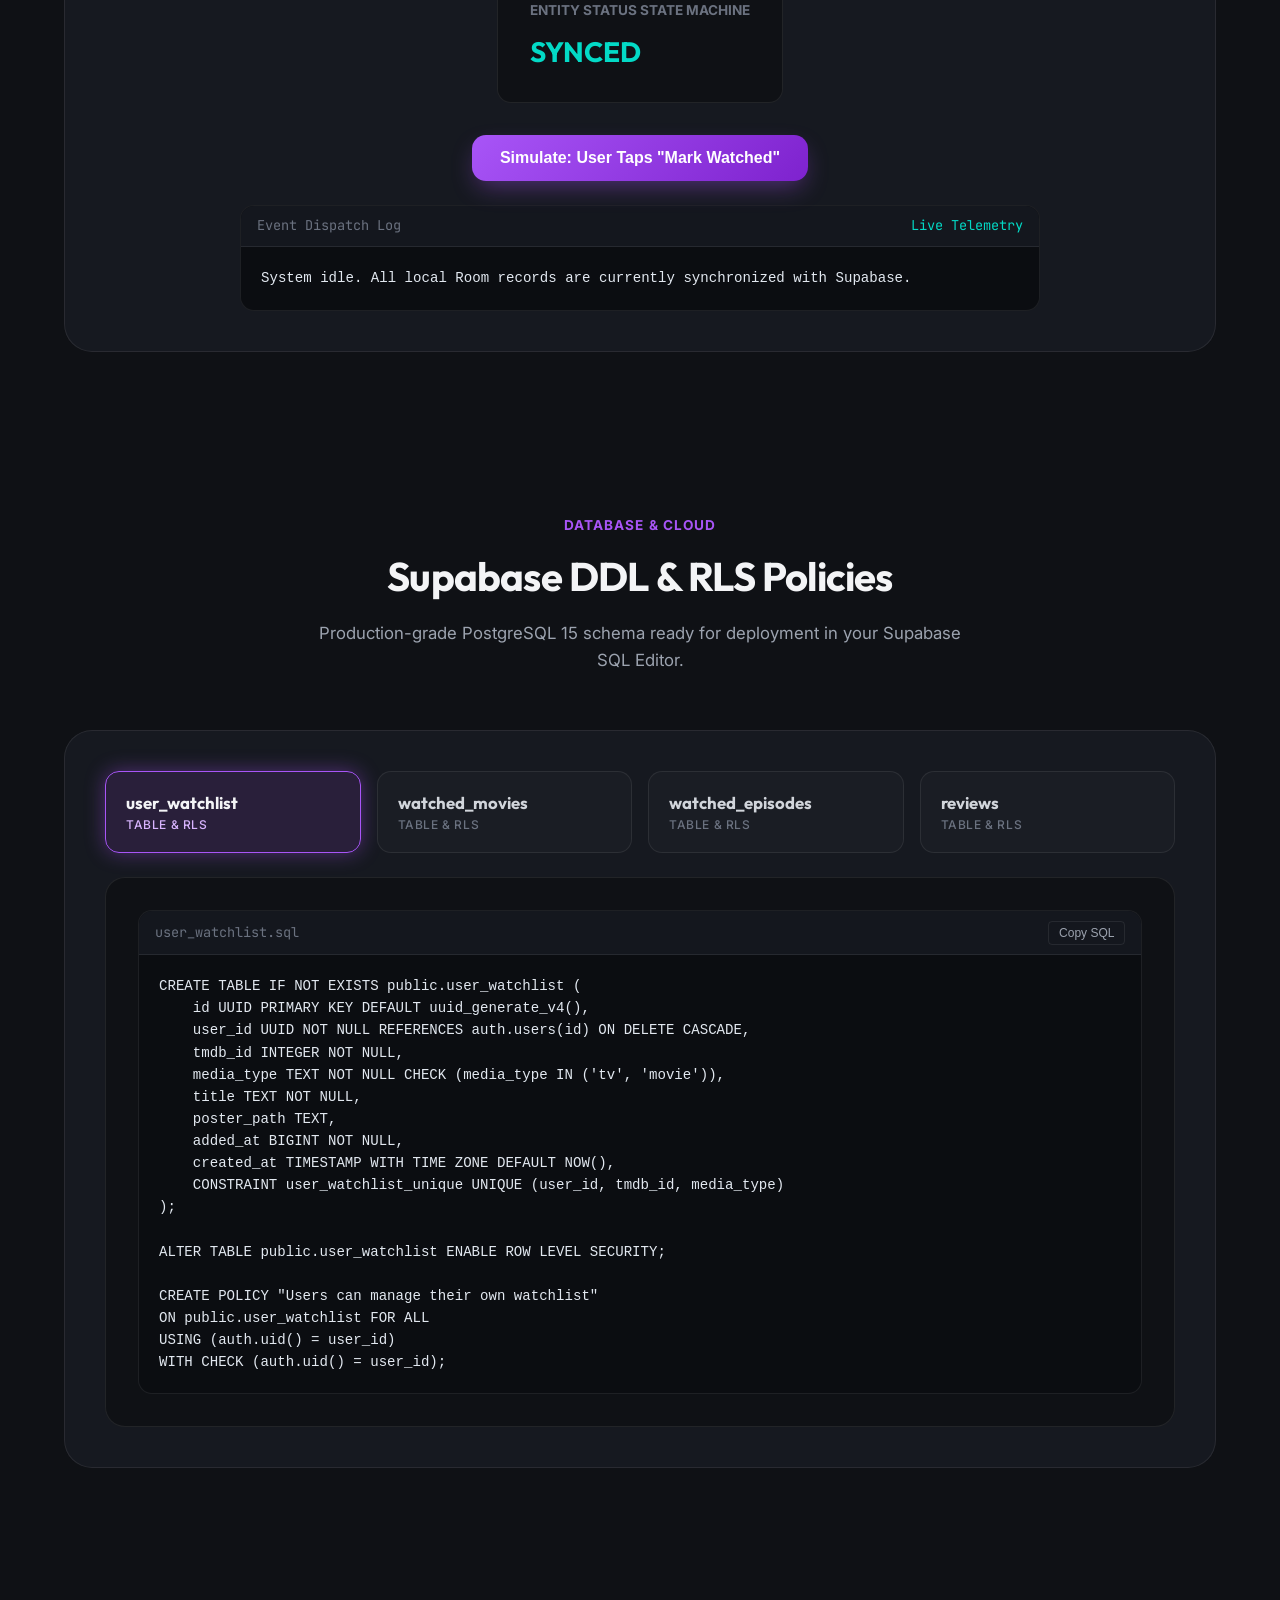
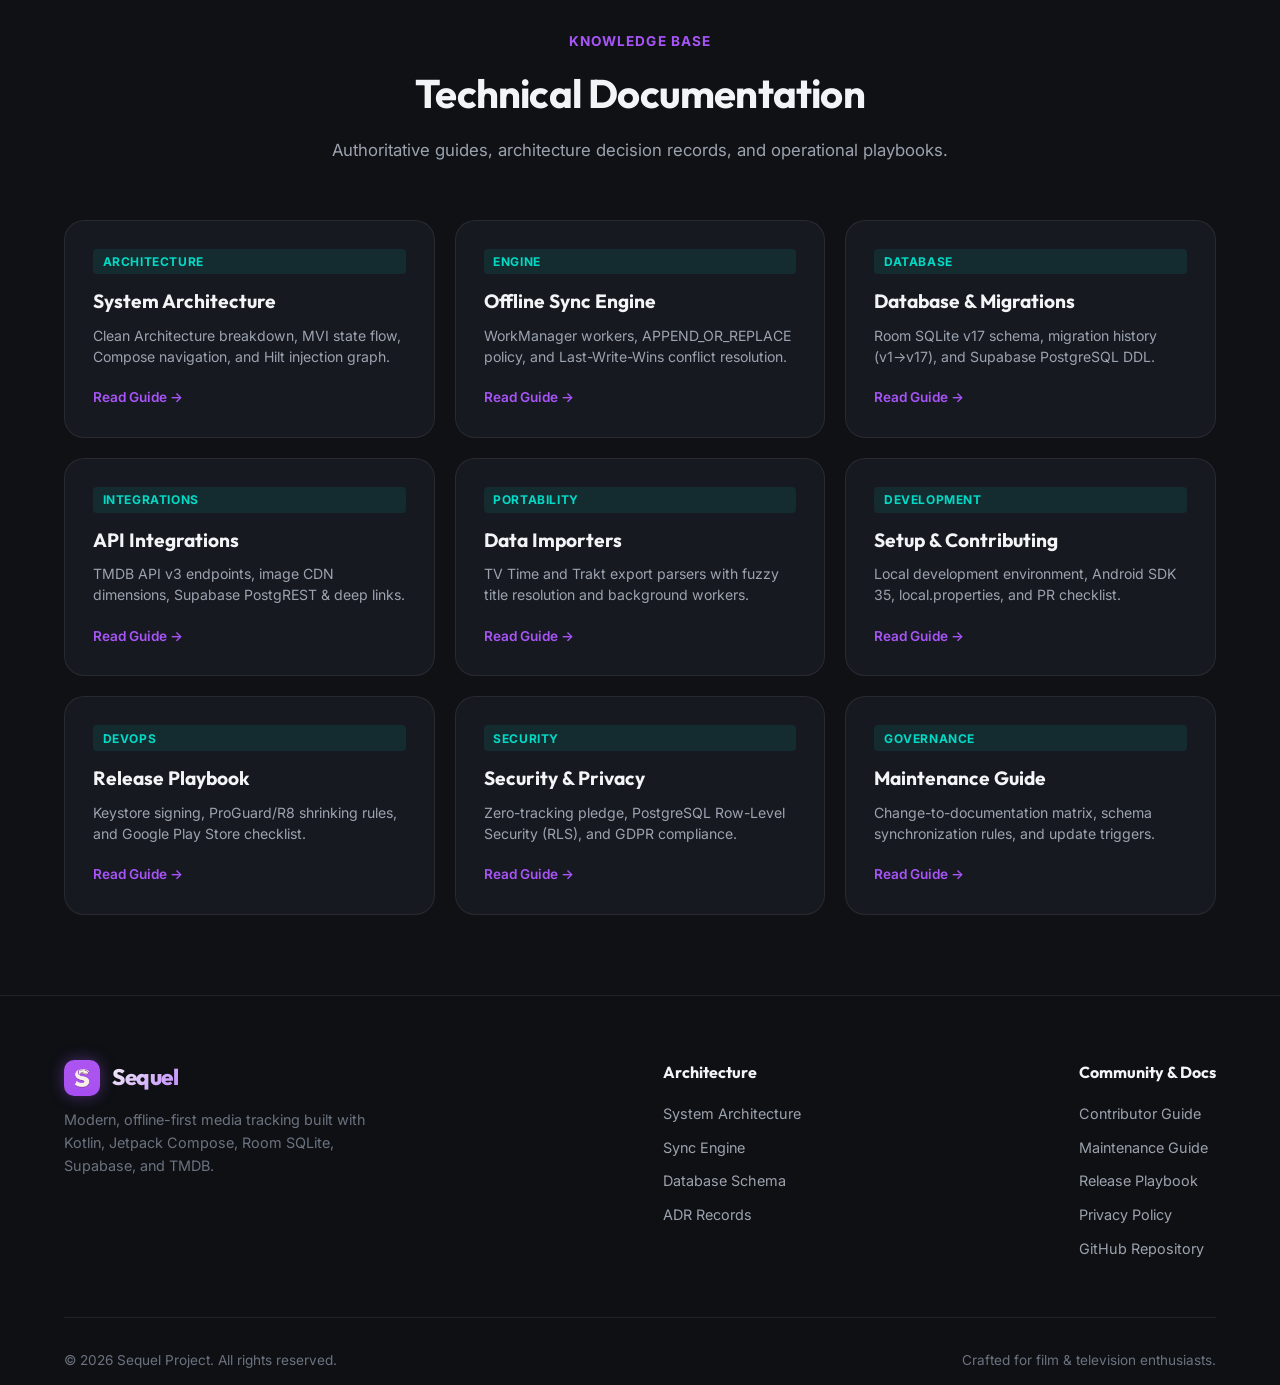
<file: web/index.html>
<!DOCTYPE html>
<html lang="en">
<head>
    <meta charset="UTF-8">
    <meta name="viewport" content="width=device-width, initial-scale=1.0">
    <title>Sequel — Modern Show & Movie Tracking for Android</title>
    <meta name="description" content="Sequel is a modern, offline-first Android movie and TV show tracking app powered by Jetpack Compose, Room SQLite, Supabase cloud sync, and TMDB.">
    <link rel="preconnect" href="https://fonts.googleapis.com">
    <link rel="preconnect" href="https://fonts.gstatic.com" crossorigin>
    <link href="https://fonts.googleapis.com/css2?family=Outfit:wght@400;500;600;700;800&family=Inter:wght@400;500;600;700&family=JetBrains+Mono:wght@400;500&display=swap" rel="stylesheet">
    <link rel="stylesheet" href="css/style.css">
</head>
<body>
    <div class="blob blob-1"></div>
    <div class="blob blob-2"></div>

    <!-- Navigation -->
    <header class="navbar">
        <div class="container navbar-inner">
            <a href="#" class="nav-brand">
                <img src="assets/logo.jpg" alt="Sequel Logo" class="nav-logo" onerror="this.src='../docs/assets/playstore_icon.png'">
                <span class="nav-title">Sequel</span>
            </a>
            <ul class="nav-links">
                <li><a href="#features" class="nav-link">Features</a></li>
                <li><a href="#architecture" class="nav-link">Architecture</a></li>
                <li><a href="#sync-engine" class="nav-link">Sync Engine</a></li>
                <li><a href="#schema" class="nav-link">Database</a></li>
                <li><a href="#docs" class="nav-link">Documentation</a></li>
                <li>
                    <a href="https://github.com/dev-Aatif/Sequel" class="btn-nav" target="_blank" rel="noopener">
                        <svg width="18" height="18" viewBox="0 0 24 24" fill="currentColor">
                            <path d="M12 0C5.37 0 0 5.37 0 12c0 5.31 3.435 9.795 8.205 11.385.6.105.825-.255.825-.57 0-.285-.015-1.23-.015-2.235-3.015.555-3.795-.735-4.035-1.41-.135-.345-.72-1.41-1.23-1.695-.42-.225-1.02-.78-.015-.795.945-.015 1.62.87 1.845 1.23 1.08 1.815 2.805 1.305 3.495.99.105-.78.42-1.305.765-1.605-2.67-.3-5.46-1.335-5.46-5.925 0-1.305.465-2.385 1.23-3.225-.12-.3-.54-1.53.12-3.18 0 0 1.005-.315 3.3 1.23.96-.27 1.98-.405 3-.405s2.04.135 3 .405c2.295-1.56 3.3-1.23 3.3-1.23.66 1.65.24 2.88.12 3.18.765.84 1.23 1.905 1.23 3.225 0 4.605-2.805 5.625-5.475 5.925.435.375.81 1.095.81 2.22 0 1.605-.015 2.895-.015 3.3 0 .315.225.69.825.57A12.02 12.02 0 0024 12c0-6.63-5.37-12-12-12z"/>
                        </svg>
                        GitHub
                    </a>
                </li>
            </ul>
        </div>
    </header>

    <!-- Hero Section -->
    <section class="hero">
        <div class="container">
            <div class="hero-badge">
                <span>Android 15 Ready &bull; Offline-First Architecture</span>
            </div>
            <h1 class="hero-title">Track What You Watch.<br>Never Lose Your Place.</h1>
            <p class="hero-subtitle">
                Sequel is a modern Android application engineered for people tired of spreadsheets, bloated ad trackers, and lost viewing progress. Instant local reads, intelligent background sync, and an authoritative media catalog.
            </p>
            <div class="hero-actions">
                <a href="#architecture" class="btn-primary">Explore System Architecture</a>
                <a href="#docs" class="btn-secondary">Technical Documentation</a>
            </div>

            <!-- Specs Matrix -->
            <div class="spec-bar">
                <div class="spec-item">
                    <div class="spec-value accent">Sub-10ms</div>
                    <div class="spec-label">UI Read Latency</div>
                </div>
                <div class="spec-item">
                    <div class="spec-value teal">100%</div>
                    <div class="spec-label">Offline Capability</div>
                </div>
                <div class="spec-item">
                    <div class="spec-value gold">v17</div>
                    <div class="spec-label">Room SQLite Schema</div>
                </div>
                <div class="spec-item">
                    <div class="spec-value accent">Zero</div>
                    <div class="spec-label">Ad Trackers / Telemetry</div>
                </div>
            </div>
        </div>
    </section>

    <!-- Features Section -->
    <section id="features" class="section">
        <div class="container">
            <div class="section-header">
                <span class="section-tag">Core Capabilities</span>
                <h2 class="section-title">Engineered Without Compromise</h2>
                <p class="section-desc">Built using modern Android architecture components to ensure fluid performance, total reliability, and zero cloud lock-in.</p>
            </div>

            <div class="features-grid">
                <div class="feature-card">
                    <div class="feature-icon-wrap">⚡</div>
                    <h3 class="feature-title">Offline-First SSOT</h3>
                    <p class="feature-text">Room Database serves as the Single Source of Truth. The user interface never halts on network loading spinners; every screen renders cached records instantly.</p>
                </div>

                <div class="feature-card">
                    <div class="feature-icon-wrap teal">🔄</div>
                    <h3 class="feature-title">Pragmatic Cloud Sync</h3>
                    <p class="feature-text">WorkManager orchestrates background delta sync to Supabase with exponential backoff and APPEND_OR_REPLACE protection against rapid interaction cancellations.</p>
                </div>

                <div class="feature-card">
                    <div class="feature-icon-wrap">🎬</div>
                    <h3 class="feature-title">Comprehensive Catalog</h3>
                    <p class="feature-text">Deep integration with TMDB API v3 providing trending feeds, multi-search, air-date tracking, season-by-season breakdowns, and global CDN imagery.</p>
                </div>

                <div class="feature-card">
                    <div class="feature-icon-wrap teal">📥</div>
                    <h3 class="feature-title">Zero-Lockin Importers</h3>
                    <p class="feature-text">Migrate your entire viewing history from TV Time CSV or Trakt JSON/CSV with streaming parsing, fuzzy title disambiguation, and background progress notifications.</p>
                </div>

                <div class="feature-card">
                    <div class="feature-icon-wrap">🔒</div>
                    <h3 class="feature-title">Row-Level Security</h3>
                    <p class="feature-text">Cloud data isolation is enforced at the PostgreSQL kernel level via Supabase RLS. No advertising SDKs, no behavioral trackers, and full GDPR Right to Erasure.</p>
                </div>

                <div class="feature-card">
                    <div class="feature-icon-wrap teal">🎨</div>
                    <h3 class="feature-title">Pure Jetpack Compose</h3>
                    <p class="feature-text">Declarative Material 3 design system with dark purple brand tokens, smooth shared-element transitions, and predictive back gestures.</p>
                </div>
            </div>
        </div>
    </section>

    <!-- Interactive Architecture Explorer -->
    <section id="architecture" class="section">
        <div class="container">
            <div class="section-header">
                <span class="section-tag">System Architecture</span>
                <h2 class="section-title">Clean Layered Architecture</h2>
                <p class="section-desc">Strict separation of concerns across Presentation, Domain, Data, and Remote subsystems.</p>
            </div>

            <div class="arch-explorer">
                <div class="arch-layers">
                    <button class="arch-tab-btn active" data-target="arch-pres">
                        Presentation
                        <span>Jetpack Compose • MVI</span>
                    </button>
                    <button class="arch-tab-btn" data-target="arch-dom">
                        Domain
                        <span>Pure Kotlin • UseCases</span>
                    </button>
                    <button class="arch-tab-btn" data-target="arch-data">
                        Data Layer
                        <span>Room SQLite • WorkManager</span>
                    </button>
                    <button class="arch-tab-btn" data-target="arch-remote">
                        Remote Services
                        <span>TMDB v3 • Supabase</span>
                    </button>
                </div>

                <div class="arch-content">
                    <div id="arch-pres" class="arch-panel active">
                        <h3>Presentation Layer (`dev.sequel.app.presentation`)</h3>
                        <p style="color:var(--text-muted); margin: 0.75rem 0 1rem;">
                            Composed entirely in declarative Jetpack Compose with Material 3 theming. ViewModels expose immutable <code>StateFlow</code> streams to Composables, ensuring Unidirectional Data Flow (UDF).
                        </p>
                        <div class="code-box">
                            <div class="code-header">
                                <span>DetailViewModel.kt (State Pattern)</span>
                                <button class="copy-btn" data-copy-target="#code-pres">Copy</button>
                            </div>
                            <pre><code id="code-pres">// Observes Room Flow immediately without blocking UI on remote network
val uiState: StateFlow&lt;DetailUiState&gt; = combine(
    showRepository.getShowWithSeasons(showId),
    watchedEpisodeRepository.getWatchedEpisodesForShow(showId),
    reviewRepository.getReviewForShow(showId)
) { show, watched, review ->
    DetailUiState.Loaded(show, watched, review)
}.stateIn(viewModelScope, SharingStarted.WhileSubscribed(5000), DetailUiState.Loading)</code></pre>
                        </div>
                    </div>

                    <div id="arch-dom" class="arch-panel">
                        <h3>Domain Layer (`dev.sequel.app.domain`)</h3>
                        <p style="color:var(--text-muted); margin: 0.75rem 0 1rem;">
                            Pure Kotlin business logic completely insulated from Android framework dependencies. Houses Use Cases, repository contracts, and the sealed <code>AppError</code> hierarchy.
                        </p>
                        <div class="code-box">
                            <div class="code-header">
                                <span>GetNextEpisodeUseCase.kt</span>
                                <button class="copy-btn" data-copy-target="#code-dom">Copy</button>
                            </div>
                            <pre><code id="code-dom">class GetNextEpisodeUseCase @Inject constructor(
    private val seasonRepository: SeasonRepository,
    private val watchedEpisodeRepository: WatchedEpisodeRepository
) {
    suspend operator fun invoke(showId: Int): EpisodeEntity? {
        val watched = watchedEpisodeRepository.getWatchedEpisodesList(showId)
        val allEpisodes = seasonRepository.getAllEpisodesForShow(showId)
        return allEpisodes.firstOrNull { ep ->
            !watched.any { w -> w.seasonNumber == ep.seasonNumber && w.episodeNumber == ep.episodeNumber }
        }
    }
}</code></pre>
                        </div>
                    </div>

                    <div id="arch-data" class="arch-panel">
                        <h3>Data Layer (`dev.sequel.app.data`)</h3>
                        <p style="color:var(--text-muted); margin: 0.75rem 0 1rem;">
                            Room Database (SQLite v17) serves as the Single Source of Truth (SSOT). Repository implementations coordinate local caching with background WorkManager uploads.
                        </p>
                        <div class="code-box">
                            <div class="code-header">
                                <span>SequelDatabase.kt (Schema v17 Definition)</span>
                                <button class="copy-btn" data-copy-target="#code-data">Copy</button>
                            </div>
                            <pre><code id="code-data">@Database(
    entities = [
        ShowEntity::class, SeasonEntity::class, EpisodeEntity::class,
        WatchedEpisodeEntity::class, WatchedMovieEntity::class,
        ReviewEntity::class, RemoteKeys::class, WatchlistEntity::class,
        TrendingShowEntity::class
    ],
    version = 17,
    exportSchema = true
)
abstract class SequelDatabase : RoomDatabase() { ... }</code></pre>
                        </div>
                    </div>

                    <div id="arch-remote" class="arch-panel">
                        <h3>Remote Services Layer (`dev.sequel.app.data.remote`)</h3>
                        <p style="color:var(--text-muted); margin: 0.75rem 0 1rem;">
                            Coordinates communication with external APIs: Retrofit for TMDB v3 catalog queries and Ktor-based SupabaseClient for PostgreSQL storage and GoTrue authentication.
                        </p>
                        <div class="code-box">
                            <div class="code-header">
                                <span>SupabaseSyncService.kt (PostgREST Upsert)</span>
                                <button class="copy-btn" data-copy-target="#code-remote">Copy</button>
                            </div>
                            <pre><code id="code-remote">suspend fun upsertWatchedMovie(dto: SupabaseWatchedMovieDto): String {
    val result = supabaseClient.postgrest["watched_movies"]
        .upsert(dto) {
            onConflict = "user_id,tmdb_movie_id"
            select(Columns.list("id"))
        }
        .decodeSingle&lt;SupabaseWatchedMovieDto&gt;()
    return result.id ?: throw IllegalStateException("Supabase did not return an ID")
}</code></pre>
                        </div>
                    </div>
                </div>
            </div>
        </div>
    </section>

    <!-- Sync Engine Interactive Simulation -->
    <section id="sync-engine" class="section">
        <div class="container">
            <div class="section-header">
                <span class="section-tag">Reliability Engineering</span>
                <h2 class="section-title">Pragmatic Offline Sync Engine</h2>
                <p class="section-desc">Test Sequel's optimistic write and background upload state machine in real-time.</p>
            </div>

            <div class="arch-explorer" style="text-align: center;">
                <div style="margin-bottom: 2rem;">
                    <div style="display: inline-block; text-align: left; background: var(--bg); padding: 1.5rem 2rem; border-radius: var(--radius-md); border: 1px solid var(--border-glass);">
                        <div style="font-size: 0.85rem; color: var(--text-dim); text-transform: uppercase; font-weight: 700; margin-bottom: 0.5rem;">Entity Status State Machine</div>
                        <div id="sim-status-badge" class="spec-value teal">SYNCED</div>
                    </div>
                </div>

                <button id="sim-trigger-btn" class="btn-primary" style="margin-bottom: 1.5rem;">
                    Simulate: User Taps "Mark Watched"
                </button>

                <div class="code-box" style="text-align: left; max-width: 800px; margin: 0 auto;">
                    <div class="code-header">
                        <span>Event Dispatch Log</span>
                        <span style="color:var(--secondary)">Live Telemetry</span>
                    </div>
                    <pre><code id="sim-log-output">System idle. All local Room records are currently synchronized with Supabase.</code></pre>
                </div>
            </div>
        </div>
    </section>

    <!-- Database Schema & Supabase DDL -->
    <section id="schema" class="section">
        <div class="container">
            <div class="section-header">
                <span class="section-tag">Database & Cloud</span>
                <h2 class="section-title">Supabase DDL & RLS Policies</h2>
                <p class="section-desc">Production-grade PostgreSQL 15 schema ready for deployment in your Supabase SQL Editor.</p>
            </div>

            <div class="arch-explorer">
                <div class="arch-layers" style="grid-template-columns: repeat(4, 1fr); margin-bottom: 1.5rem;">
                    <button class="arch-tab-btn schema-tab-btn active" data-schema-target="schema-wl">
                        user_watchlist
                        <span>Table & RLS</span>
                    </button>
                    <button class="arch-tab-btn schema-tab-btn" data-schema-target="schema-movies">
                        watched_movies
                        <span>Table & RLS</span>
                    </button>
                    <button class="arch-tab-btn schema-tab-btn" data-schema-target="schema-eps">
                        watched_episodes
                        <span>Table & RLS</span>
                    </button>
                    <button class="arch-tab-btn schema-tab-btn" data-schema-target="schema-revs">
                        reviews
                        <span>Table & RLS</span>
                    </button>
                </div>

                <div class="arch-content">
                    <div id="schema-wl" class="arch-panel schema-panel active">
                        <div class="code-box" style="margin-top:0;">
                            <div class="code-header">
                                <span>user_watchlist.sql</span>
                                <button class="copy-btn" data-copy-target="#code-sql-wl">Copy SQL</button>
                            </div>
                            <pre><code id="code-sql-wl">CREATE TABLE IF NOT EXISTS public.user_watchlist (
    id UUID PRIMARY KEY DEFAULT uuid_generate_v4(),
    user_id UUID NOT NULL REFERENCES auth.users(id) ON DELETE CASCADE,
    tmdb_id INTEGER NOT NULL,
    media_type TEXT NOT NULL CHECK (media_type IN ('tv', 'movie')),
    title TEXT NOT NULL,
    poster_path TEXT,
    added_at BIGINT NOT NULL,
    created_at TIMESTAMP WITH TIME ZONE DEFAULT NOW(),
    CONSTRAINT user_watchlist_unique UNIQUE (user_id, tmdb_id, media_type)
);

ALTER TABLE public.user_watchlist ENABLE ROW LEVEL SECURITY;

CREATE POLICY "Users can manage their own watchlist"
ON public.user_watchlist FOR ALL
USING (auth.uid() = user_id)
WITH CHECK (auth.uid() = user_id);</code></pre>
                        </div>
                    </div>

                    <div id="schema-movies" class="arch-panel schema-panel">
                        <div class="code-box" style="margin-top:0;">
                            <div class="code-header">
                                <span>watched_movies.sql</span>
                                <button class="copy-btn" data-copy-target="#code-sql-movies">Copy SQL</button>
                            </div>
                            <pre><code id="code-sql-movies">CREATE TABLE IF NOT EXISTS public.watched_movies (
    id UUID PRIMARY KEY DEFAULT uuid_generate_v4(),
    user_id UUID NOT NULL REFERENCES auth.users(id) ON DELETE CASCADE,
    tmdb_movie_id INTEGER NOT NULL,
    title TEXT NOT NULL,
    poster_path TEXT,
    watched_at BIGINT NOT NULL,
    created_at TIMESTAMP WITH TIME ZONE DEFAULT NOW(),
    CONSTRAINT watched_movies_user_tmdb_unique UNIQUE (user_id, tmdb_movie_id)
);

ALTER TABLE public.watched_movies ENABLE ROW LEVEL SECURITY;

CREATE POLICY "Users can manage their watched movies"
ON public.watched_movies FOR ALL
USING (auth.uid() = user_id)
WITH CHECK (auth.uid() = user_id);</code></pre>
                        </div>
                    </div>

                    <div id="schema-eps" class="arch-panel schema-panel">
                        <div class="code-box" style="margin-top:0;">
                            <div class="code-header">
                                <span>watched_episodes.sql</span>
                                <button class="copy-btn" data-copy-target="#code-sql-eps">Copy SQL</button>
                            </div>
                            <pre><code id="code-sql-eps">CREATE TABLE IF NOT EXISTS public.watched_episodes (
    id UUID PRIMARY KEY DEFAULT uuid_generate_v4(),
    user_id UUID NOT NULL REFERENCES auth.users(id) ON DELETE CASCADE,
    show_id INTEGER NOT NULL,
    media_type TEXT NOT NULL DEFAULT 'tv',
    season_number INTEGER NOT NULL,
    episode_number INTEGER NOT NULL,
    episode_id INTEGER NOT NULL,
    is_skipped BOOLEAN NOT NULL DEFAULT FALSE,
    watched_at BIGINT NOT NULL,
    created_at TIMESTAMP WITH TIME ZONE DEFAULT NOW(),
    CONSTRAINT watched_episodes_unique UNIQUE (user_id, show_id, season_number, episode_number)
);

ALTER TABLE public.watched_episodes ENABLE ROW LEVEL SECURITY;

CREATE POLICY "Users can manage their watched episodes"
ON public.watched_episodes FOR ALL
USING (auth.uid() = user_id)
WITH CHECK (auth.uid() = user_id);</code></pre>
                        </div>
                    </div>

                    <div id="schema-revs" class="arch-panel schema-panel">
                        <div class="code-box" style="margin-top:0;">
                            <div class="code-header">
                                <span>reviews.sql</span>
                                <button class="copy-btn" data-copy-target="#code-sql-revs">Copy SQL</button>
                            </div>
                            <pre><code id="code-sql-revs">CREATE TABLE IF NOT EXISTS public.reviews (
    id UUID PRIMARY KEY DEFAULT uuid_generate_v4(),
    user_id UUID NOT NULL REFERENCES auth.users(id) ON DELETE CASCADE,
    media_id INTEGER NOT NULL,
    media_type TEXT NOT NULL CHECK (media_type IN ('tv', 'movie')),
    season_num INTEGER,
    episode_num INTEGER,
    rating INTEGER CHECK (rating >= 1 AND rating <= 10),
    review_text TEXT,
    is_rating_only BOOLEAN NOT NULL DEFAULT FALSE,
    updated_at BIGINT NOT NULL,
    created_at TIMESTAMP WITH TIME ZONE DEFAULT NOW()
);

CREATE UNIQUE INDEX IF NOT EXISTS idx_remote_reviews_movie_unique 
ON public.reviews (user_id, media_id, media_type) 
WHERE season_num IS NULL AND episode_num IS NULL;

ALTER TABLE public.reviews ENABLE ROW LEVEL SECURITY;

CREATE POLICY "Users can manage their reviews"
ON public.reviews FOR ALL
USING (auth.uid() = user_id)
WITH CHECK (auth.uid() = user_id);</code></pre>
                        </div>
                    </div>
                </div>
            </div>
        </div>
    </section>

    <!-- In-Depth Documentation Hub -->
    <section id="docs" class="section">
        <div class="container">
            <div class="section-header">
                <span class="section-tag">Knowledge Base</span>
                <h2 class="section-title">Technical Documentation</h2>
                <p class="section-desc">Authoritative guides, architecture decision records, and operational playbooks.</p>
            </div>

            <div class="docs-grid">
                <a href="../docs/ARCHITECTURE.md" class="doc-card">
                    <div>
                        <div class="doc-card-badge">Architecture</div>
                        <h3 class="doc-card-title">System Architecture</h3>
                        <p class="doc-card-desc">Clean Architecture breakdown, MVI state flow, Compose navigation, and Hilt injection graph.</p>
                    </div>
                    <div class="doc-card-link">Read Guide &rarr;</div>
                </a>

                <a href="../docs/SYNC_ENGINE.md" class="doc-card">
                    <div>
                        <div class="doc-card-badge">Engine</div>
                        <h3 class="doc-card-title">Offline Sync Engine</h3>
                        <p class="doc-card-desc">WorkManager workers, APPEND_OR_REPLACE policy, and Last-Write-Wins conflict resolution.</p>
                    </div>
                    <div class="doc-card-link">Read Guide &rarr;</div>
                </a>

                <a href="../docs/DATABASE_SCHEMA.md" class="doc-card">
                    <div>
                        <div class="doc-card-badge">Database</div>
                        <h3 class="doc-card-title">Database & Migrations</h3>
                        <p class="doc-card-desc">Room SQLite v17 schema, migration history (v1→v17), and Supabase PostgreSQL DDL.</p>
                    </div>
                    <div class="doc-card-link">Read Guide &rarr;</div>
                </a>

                <a href="../docs/API_INTEGRATIONS.md" class="doc-card">
                    <div>
                        <div class="doc-card-badge">Integrations</div>
                        <h3 class="doc-card-title">API Integrations</h3>
                        <p class="doc-card-desc">TMDB API v3 endpoints, image CDN dimensions, Supabase PostgREST & deep links.</p>
                    </div>
                    <div class="doc-card-link">Read Guide &rarr;</div>
                </a>

                <a href="../docs/DATA_PORTABILITY_AND_IMPORTS.md" class="doc-card">
                    <div>
                        <div class="doc-card-badge">Portability</div>
                        <h3 class="doc-card-title">Data Importers</h3>
                        <p class="doc-card-desc">TV Time and Trakt export parsers with fuzzy title resolution and background workers.</p>
                    </div>
                    <div class="doc-card-link">Read Guide &rarr;</div>
                </a>

                <a href="../docs/SETUP_AND_CONTRIBUTING.md" class="doc-card">
                    <div>
                        <div class="doc-card-badge">Development</div>
                        <h3 class="doc-card-title">Setup & Contributing</h3>
                        <p class="doc-card-desc">Local development environment, Android SDK 35, local.properties, and PR checklist.</p>
                    </div>
                    <div class="doc-card-link">Read Guide &rarr;</div>
                </a>

                <a href="../docs/RELEASE_AND_DEPLOYMENT.md" class="doc-card">
                    <div>
                        <div class="doc-card-badge">DevOps</div>
                        <h3 class="doc-card-title">Release Playbook</h3>
                        <p class="doc-card-desc">Keystore signing, ProGuard/R8 shrinking rules, and Google Play Store checklist.</p>
                    </div>
                    <div class="doc-card-link">Read Guide &rarr;</div>
                </a>

                <a href="../docs/SECURITY_AND_PRIVACY.md" class="doc-card">
                    <div>
                        <div class="doc-card-badge">Security</div>
                        <h3 class="doc-card-title">Security & Privacy</h3>
                        <p class="doc-card-desc">Zero-tracking pledge, PostgreSQL Row-Level Security (RLS), and GDPR compliance.</p>
                    </div>
                    <div class="doc-card-link">Read Guide &rarr;</div>
                </a>

                <a href="../docs/MAINTENANCE_GUIDE.md" class="doc-card">
                    <div>
                        <div class="doc-card-badge">Governance</div>
                        <h3 class="doc-card-title">Maintenance Guide</h3>
                        <p class="doc-card-desc">Change-to-documentation matrix, schema synchronization rules, and update triggers.</p>
                    </div>
                    <div class="doc-card-link">Read Guide &rarr;</div>
                </a>
            </div>
        </div>
    </section>

    <!-- Footer -->
    <footer class="footer">
        <div class="container">
            <div class="footer-inner">
                <div class="footer-brand">
                    <div class="nav-brand">
                        <img src="assets/logo.jpg" alt="Sequel Logo" class="nav-logo" onerror="this.src='../docs/assets/playstore_icon.png'">
                        <span class="nav-title">Sequel</span>
                    </div>
                    <p class="footer-text">
                        Modern, offline-first media tracking built with Kotlin, Jetpack Compose, Room SQLite, Supabase, and TMDB.
                    </p>
                </div>

                <div class="footer-nav-col">
                    <h4>Architecture</h4>
                    <ul>
                        <li><a href="../docs/ARCHITECTURE.md">System Architecture</a></li>
                        <li><a href="../docs/SYNC_ENGINE.md">Sync Engine</a></li>
                        <li><a href="../docs/DATABASE_SCHEMA.md">Database Schema</a></li>
                        <li><a href="../docs/decisions/README.md">ADR Records</a></li>
                    </ul>
                </div>

                <div class="footer-nav-col">
                    <h4>Community & Docs</h4>
                    <ul>
                        <li><a href="../docs/SETUP_AND_CONTRIBUTING.md">Contributor Guide</a></li>
                        <li><a href="../docs/MAINTENANCE_GUIDE.md">Maintenance Guide</a></li>
                        <li><a href="../docs/RELEASE_AND_DEPLOYMENT.md">Release Playbook</a></li>
                        <li><a href="../docs/privacy.html">Privacy Policy</a></li>
                        <li><a href="https://github.com/dev-Aatif/Sequel">GitHub Repository</a></li>
                    </ul>
                </div>
            </div>

            <div class="footer-bottom">
                <span>&copy; 2026 Sequel Project. All rights reserved.</span>
                <span>Crafted for film & television enthusiasts.</span>
            </div>
        </div>
    </footer>

    <!-- Toast Notification -->
    <div id="toast" class="toast">Copied to clipboard!</div>

    <script src="js/main.js"></script>
</body>
</html>
</file>
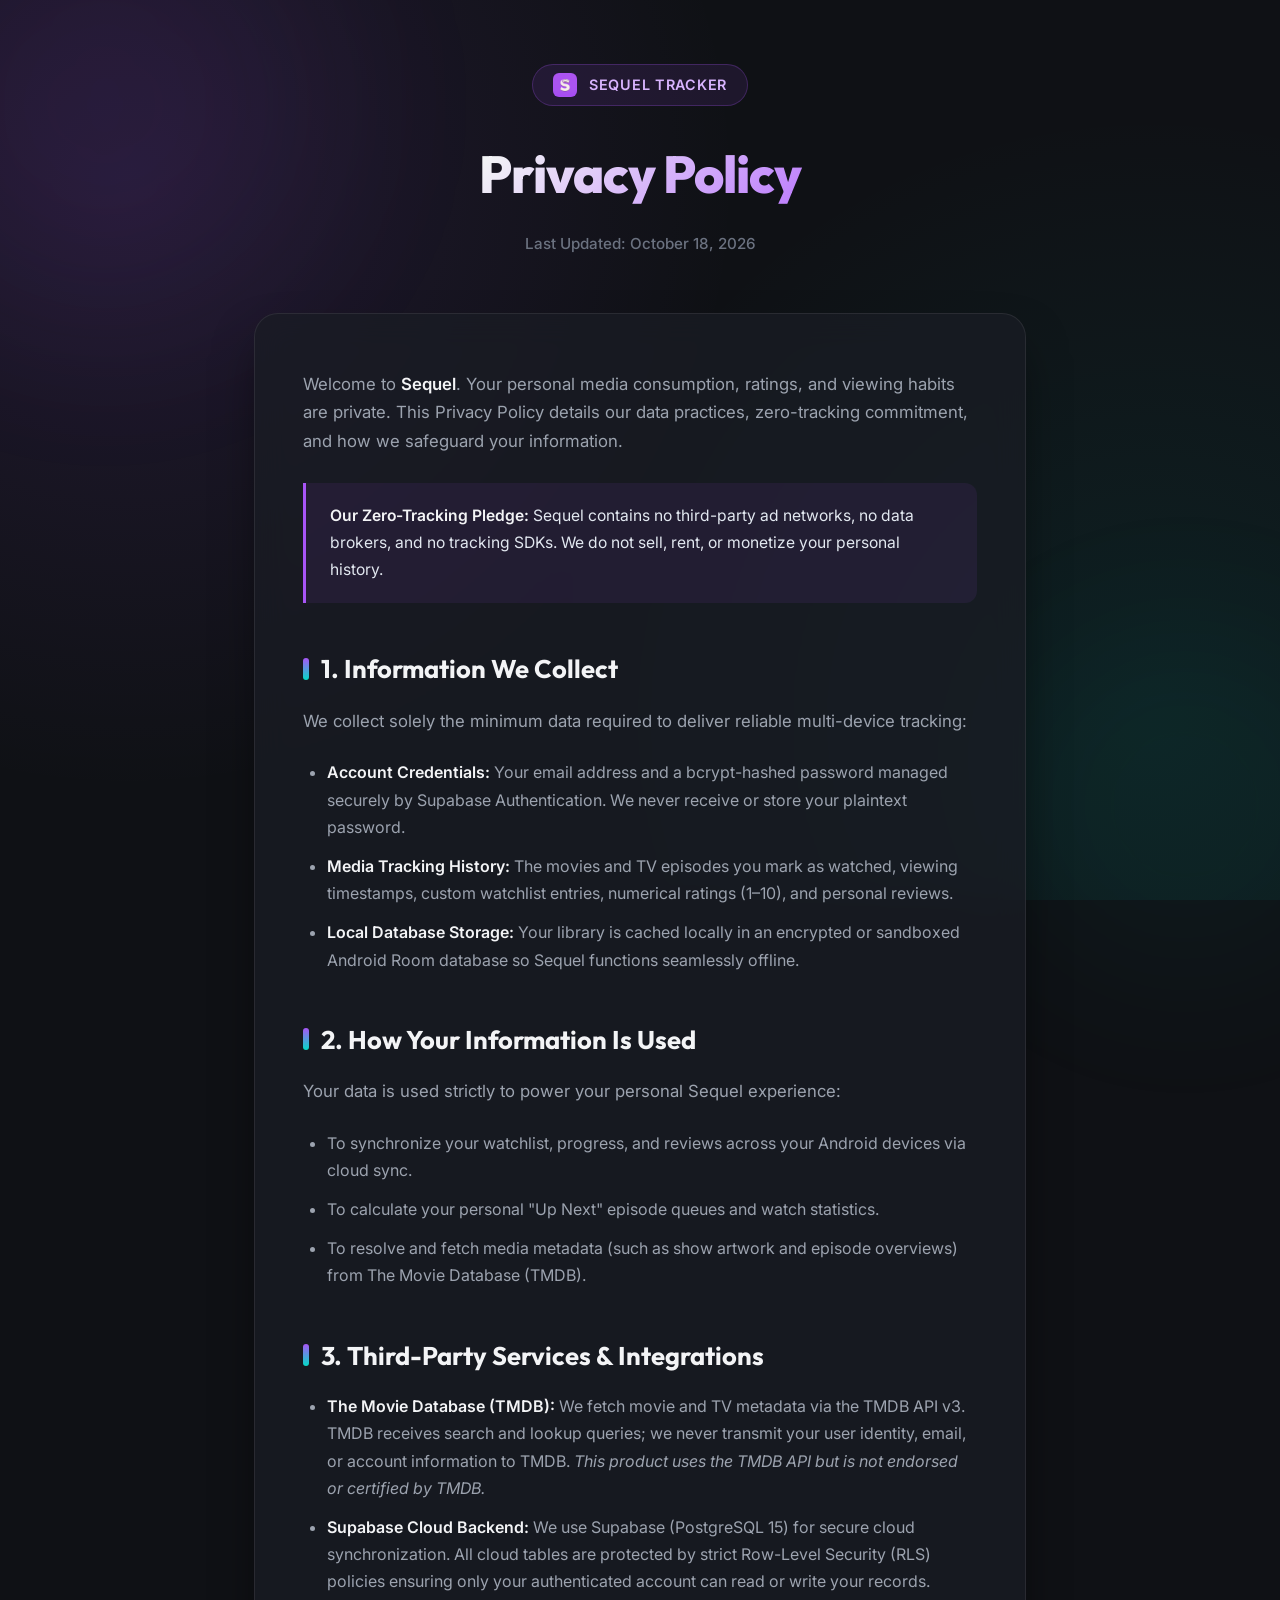
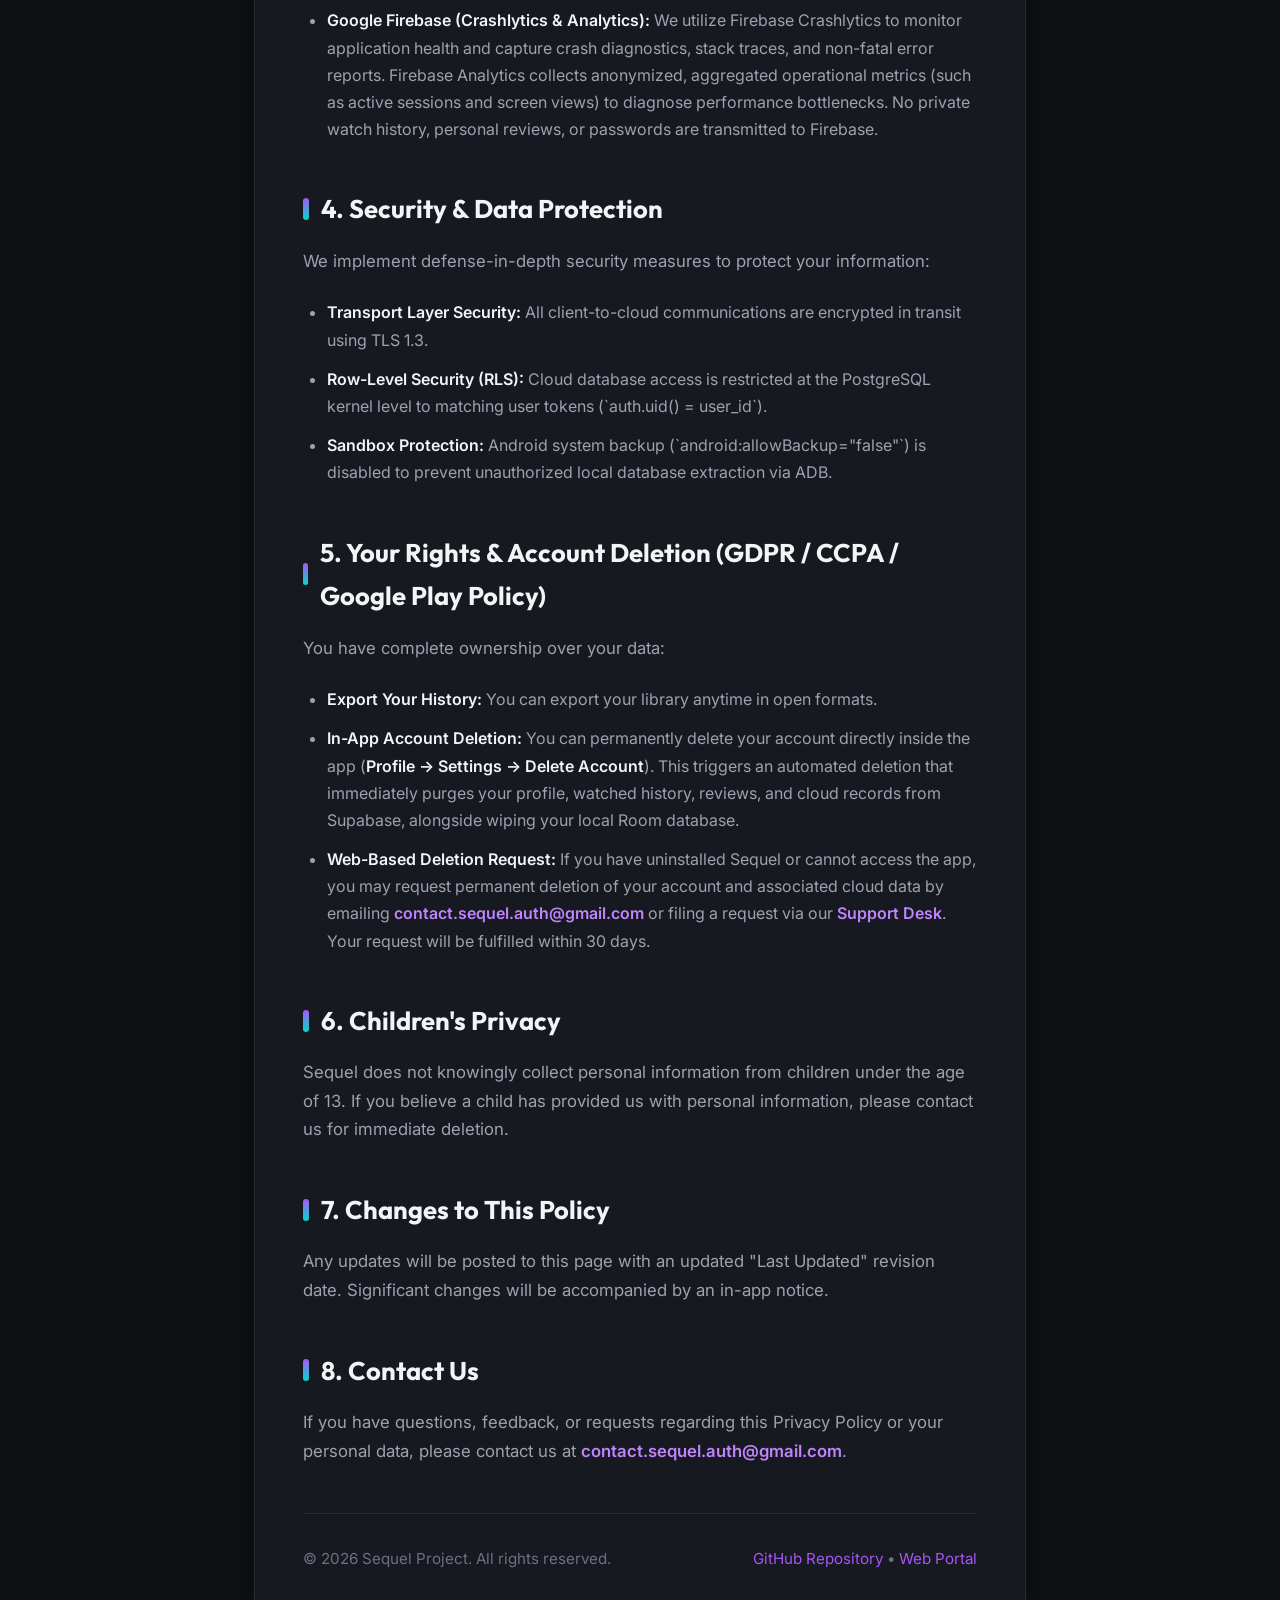
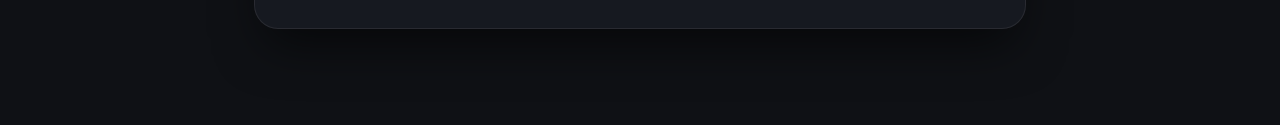
<file: docs/privacy.html>
<!DOCTYPE html>
<html lang="en">
<head>
    <meta charset="UTF-8">
    <meta name="viewport" content="width=device-width, initial-scale=1.0">
    <title>Privacy Policy — Sequel</title>
    <meta name="description" content="Privacy Policy for Sequel, detailing how we protect your personal watch history and account data.">
    <link rel="preconnect" href="https://fonts.googleapis.com">
    <link rel="preconnect" href="https://fonts.gstatic.com" crossorigin>
    <link href="https://fonts.googleapis.com/css2?family=Outfit:wght@300;400;500;600;700;800&family=Inter:wght@400;500;600&display=swap" rel="stylesheet">
    <style>
        :root {
            --bg-color: #0F1115;
            --card-bg: rgba(26, 29, 36, 0.75);
            --card-border: rgba(255, 255, 255, 0.08);
            --text-main: #F3F4F6;
            --text-muted: #9CA3AF;
            --text-dim: #6B7280;
            --accent: #A855F7;
            --accent-glow: rgba(168, 85, 247, 0.35);
            --secondary: #03DAC6;
            --secondary-glow: rgba(3, 218, 198, 0.25);
        }

        * {
            margin: 0;
            padding: 0;
            box-sizing: border-box;
        }

        body {
            font-family: 'Inter', -apple-system, BlinkMacSystemFont, sans-serif;
            background-color: var(--bg-color);
            color: var(--text-main);
            line-height: 1.7;
            overflow-x: hidden;
            background-image: 
                radial-gradient(circle at 10% 20%, rgba(168, 85, 247, 0.12) 0%, transparent 45%),
                radial-gradient(circle at 90% 80%, rgba(3, 218, 198, 0.08) 0%, transparent 45%);
            background-attachment: fixed;
            min-height: 100vh;
        }

        .container {
            max-width: 820px;
            margin: 0 auto;
            padding: 4rem 1.5rem 6rem;
            position: relative;
            z-index: 10;
        }

        header {
            text-align: center;
            margin-bottom: 3.5rem;
        }

        .logo-badge {
            display: inline-flex;
            align-items: center;
            gap: 0.75rem;
            background: rgba(168, 85, 247, 0.1);
            border: 1px solid rgba(168, 85, 247, 0.25);
            padding: 0.5rem 1.25rem;
            border-radius: 9999px;
            margin-bottom: 1.5rem;
            font-size: 0.9rem;
            font-weight: 600;
            color: #d8b4fe;
            text-transform: uppercase;
            letter-spacing: 0.05em;
        }

        .logo-img {
            width: 24px;
            height: 24px;
            border-radius: 6px;
        }

        h1 {
            font-family: 'Outfit', sans-serif;
            font-size: 3.25rem;
            font-weight: 800;
            margin-bottom: 0.75rem;
            background: linear-gradient(135deg, #F3F4F6 30%, #C084FC 70%, #03DAC6 100%);
            -webkit-background-clip: text;
            -webkit-text-fill-color: transparent;
            letter-spacing: -0.02em;
        }

        .last-updated {
            color: var(--text-dim);
            font-size: 0.95rem;
            font-weight: 500;
        }

        .glass-card {
            background: var(--card-bg);
            backdrop-filter: blur(16px);
            -webkit-backdrop-filter: blur(16px);
            border: 1px solid var(--card-border);
            border-radius: 24px;
            padding: 3.5rem 3rem;
            box-shadow: 0 25px 50px -12px rgba(0, 0, 0, 0.6);
        }

        h2 {
            font-family: 'Outfit', sans-serif;
            font-size: 1.6rem;
            font-weight: 700;
            color: #F3F4F6;
            margin-top: 2.75rem;
            margin-bottom: 1rem;
            display: flex;
            align-items: center;
            gap: 0.75rem;
        }

        h2::before {
            content: '';
            display: block;
            width: 6px;
            height: 22px;
            background: linear-gradient(to bottom, var(--accent), var(--secondary));
            border-radius: 3px;
        }

        p {
            color: var(--text-muted);
            margin-bottom: 1.5rem;
            font-size: 1.05rem;
        }

        ul {
            color: var(--text-muted);
            margin-bottom: 1.5rem;
            padding-left: 1.5rem;
        }

        li {
            margin-bottom: 0.75rem;
        }

        strong {
            color: #F3F4F6;
            font-weight: 600;
        }

        a {
            color: var(--accent);
            text-decoration: none;
            transition: all 0.2s ease;
        }

        a:hover {
            color: #C084FC;
            text-shadow: 0 0 8px var(--accent-glow);
            text-decoration: underline;
        }

        .highlight-box {
            background: rgba(168, 85, 247, 0.08);
            border-left: 3px solid var(--accent);
            padding: 1.25rem 1.5rem;
            border-radius: 0 12px 12px 0;
            margin: 1.75rem 0;
        }

        .highlight-box p {
            margin-bottom: 0;
            color: #E2E8F0;
            font-size: 0.98rem;
        }

        .footer-nav {
            margin-top: 3rem;
            padding-top: 2rem;
            border-top: 1px solid var(--card-border);
            display: flex;
            justify-content: space-between;
            align-items: center;
            flex-wrap: wrap;
            gap: 1rem;
            font-size: 0.95rem;
            color: var(--text-dim);
        }

        .blob {
            position: fixed;
            border-radius: 50%;
            filter: blur(100px);
            z-index: 1;
            opacity: 0.4;
            pointer-events: none;
        }

        .blob-1 {
            width: 450px;
            height: 450px;
            background: rgba(168, 85, 247, 0.18);
            top: -120px;
            left: -120px;
        }

        .blob-2 {
            width: 350px;
            height: 350px;
            background: rgba(3, 218, 198, 0.12);
            bottom: -80px;
            right: -80px;
        }

        @media (max-width: 768px) {
            .glass-card {
                padding: 2.25rem 1.5rem;
                border-radius: 20px;
            }
            h1 {
                font-size: 2.25rem;
            }
            h2 {
                font-size: 1.35rem;
            }
        }
    </style>
</head>
<body>
    <div class="blob blob-1"></div>
    <div class="blob blob-2"></div>
    
    <div class="container">
        <header>
            <div class="logo-badge">
                <img src="assets/playstore_icon.png" alt="Sequel Logo" class="logo-img" onerror="this.style.display='none'">
                <span>Sequel Tracker</span>
            </div>
            <h1>Privacy Policy</h1>
            <div class="last-updated">Last Updated: October 18, 2026</div>
        </header>

        <main class="glass-card">
            <p>Welcome to <strong>Sequel</strong>. Your personal media consumption, ratings, and viewing habits are private. This Privacy Policy details our data practices, zero-tracking commitment, and how we safeguard your information.</p>

            <div class="highlight-box">
                <p><strong>Our Zero-Tracking Pledge:</strong> Sequel contains no third-party ad networks, no data brokers, and no tracking SDKs. We do not sell, rent, or monetize your personal history.</p>
            </div>

            <h2>1. Information We Collect</h2>
            <p>We collect solely the minimum data required to deliver reliable multi-device tracking:</p>
            <ul>
                <li><strong>Account Credentials:</strong> Your email address and a bcrypt-hashed password managed securely by Supabase Authentication. We never receive or store your plaintext password.</li>
                <li><strong>Media Tracking History:</strong> The movies and TV episodes you mark as watched, viewing timestamps, custom watchlist entries, numerical ratings (1–10), and personal reviews.</li>
                <li><strong>Local Database Storage:</strong> Your library is cached locally in an encrypted or sandboxed Android Room database so Sequel functions seamlessly offline.</li>
            </ul>

            <h2>2. How Your Information Is Used</h2>
            <p>Your data is used strictly to power your personal Sequel experience:</p>
            <ul>
                <li>To synchronize your watchlist, progress, and reviews across your Android devices via cloud sync.</li>
                <li>To calculate your personal "Up Next" episode queues and watch statistics.</li>
                <li>To resolve and fetch media metadata (such as show artwork and episode overviews) from The Movie Database (TMDB).</li>
            </ul>

            <h2>3. Third-Party Services & Integrations</h2>
            <ul>
                <li><strong>The Movie Database (TMDB):</strong> We fetch movie and TV metadata via the TMDB API v3. TMDB receives search and lookup queries; we never transmit your user identity, email, or account information to TMDB. <em>This product uses the TMDB API but is not endorsed or certified by TMDB.</em></li>
                <li><strong>Supabase Cloud Backend:</strong> We use Supabase (PostgreSQL 15) for secure cloud synchronization. All cloud tables are protected by strict Row-Level Security (RLS) policies ensuring only your authenticated account can read or write your records.</li>
                <li><strong>Google Firebase (Crashlytics & Analytics):</strong> We utilize Firebase Crashlytics to monitor application health and capture crash diagnostics, stack traces, and non-fatal error reports. Firebase Analytics collects anonymized, aggregated operational metrics (such as active sessions and screen views) to diagnose performance bottlenecks. No private watch history, personal reviews, or passwords are transmitted to Firebase.</li>
            </ul>

            <h2>4. Security & Data Protection</h2>
            <p>We implement defense-in-depth security measures to protect your information:</p>
            <ul>
                <li><strong>Transport Layer Security:</strong> All client-to-cloud communications are encrypted in transit using TLS 1.3.</li>
                <li><strong>Row-Level Security (RLS):</strong> Cloud database access is restricted at the PostgreSQL kernel level to matching user tokens (`auth.uid() = user_id`).</li>
                <li><strong>Sandbox Protection:</strong> Android system backup (`android:allowBackup="false"`) is disabled to prevent unauthorized local database extraction via ADB.</li>
            </ul>

            <h2 id="account-deletion">5. Your Rights & Account Deletion (GDPR / CCPA / Google Play Policy)</h2>
            <p>You have complete ownership over your data:</p>
            <ul>
                <li><strong>Export Your History:</strong> You can export your library anytime in open formats.</li>
                <li><strong>In-App Account Deletion:</strong> You can permanently delete your account directly inside the app (<strong>Profile → Settings → Delete Account</strong>). This triggers an automated deletion that immediately purges your profile, watched history, reviews, and cloud records from Supabase, alongside wiping your local Room database.</li>
                <li><strong>Web-Based Deletion Request:</strong> If you have uninstalled Sequel or cannot access the app, you may request permanent deletion of your account and associated cloud data by emailing <a href="mailto:contact.sequel.auth@gmail.com?subject=Account%20and%20Data%20Deletion%20Request" style="color: #c084fc; font-weight: 600;">contact.sequel.auth@gmail.com</a> or filing a request via our <a href="https://github.com/dev-Aatif/Sequel/issues" style="color: #c084fc; font-weight: 600;">Support Desk</a>. Your request will be fulfilled within 30 days.</li>
            </ul>

            <h2>6. Children's Privacy</h2>
            <p>Sequel does not knowingly collect personal information from children under the age of 13. If you believe a child has provided us with personal information, please contact us for immediate deletion.</p>

            <h2>7. Changes to This Policy</h2>
            <p>Any updates will be posted to this page with an updated "Last Updated" revision date. Significant changes will be accompanied by an in-app notice.</p>

            <h2>8. Contact Us</h2>
            <p>If you have questions, feedback, or requests regarding this Privacy Policy or your personal data, please contact us at <a href="mailto:contact.sequel.auth@gmail.com" style="color: #c084fc; font-weight: 600;">contact.sequel.auth@gmail.com</a>.</p>

            <div class="footer-nav">
                <span>&copy; 2026 Sequel Project. All rights reserved.</span>
                <div>
                    <a href="https://github.com/dev-Aatif/Sequel">GitHub Repository</a> &bull; 
                    <a href="index.html">Web Portal</a>

                </div>
            </div>
        </main>
    </div>
</body>
</html>
</file>
<file: docs/css/style.css>
/* ═══════════════════════════════════════════════════════════════════
   SEQUEL WEB PORTAL — DESIGN SYSTEM
   Brand Palette:
   - Primary Accent: #A855F7 (Purple)
   - Secondary:      #03DAC6 (Teal)
   - Background:     #0F1115 (Deep Pitch)
   - Surface:        #1A1D24 (Dark Card)
   - Surface Elevated: #252932
   - Text Primary:   #F3F4F6
   - Text Muted:     #9CA3AF
   ═══════════════════════════════════════════════════════════════════ */

:root {
    --bg: #0F1115;
    --surface: #1A1D24;
    --surface-elevated: #252932;
    --surface-glass: rgba(26, 29, 36, 0.75);
    --border-glass: rgba(255, 255, 255, 0.08);
    --border-accent: rgba(168, 85, 247, 0.3);
    
    --accent: #A855F7;
    --accent-dark: #7E22CE;
    --accent-glow: rgba(168, 85, 247, 0.4);
    --accent-subtle: rgba(168, 85, 247, 0.12);
    
    --secondary: #03DAC6;
    --secondary-glow: rgba(3, 218, 198, 0.3);
    --secondary-subtle: rgba(3, 218, 198, 0.1);
    
    --gold: #FFD700;
    --error: #CF6679;
    
    --text-primary: #F3F4F6;
    --text-secondary: #D1D5DB;
    --text-muted: #9CA3AF;
    --text-dim: #6B7280;
    
    --radius-sm: 8px;
    --radius-md: 14px;
    --radius-lg: 20px;
    --radius-xl: 28px;
    
    --font-heading: 'Outfit', sans-serif;
    --font-body: 'Inter', -apple-system, BlinkMacSystemFont, sans-serif;
    --font-mono: 'JetBrains Mono', 'Fira Code', monospace;
}

* {
    margin: 0;
    padding: 0;
    box-sizing: border-box;
}

html {
    scroll-behavior: smooth;
    background-color: var(--bg);
}

body {
    font-family: var(--font-body);
    background-color: var(--bg);
    color: var(--text-primary);
    line-height: 1.6;
    overflow-x: hidden;
    position: relative;
    background-image: 
        radial-gradient(circle at 15% 15%, rgba(168, 85, 247, 0.15) 0%, transparent 40%),
        radial-gradient(circle at 85% 60%, rgba(3, 218, 198, 0.1) 0%, transparent 40%);
    background-attachment: fixed;
    min-height: 100vh;
}

/* Scrollbar */
::-webkit-scrollbar {
    width: 8px;
}
::-webkit-scrollbar-track {
    background: var(--bg);
}
::-webkit-scrollbar-thumb {
    background: var(--surface-elevated);
    border-radius: 4px;
}
::-webkit-scrollbar-thumb:hover {
    background: var(--accent-dark);
}

/* Container */
.container {
    max-width: 1200px;
    margin: 0 auto;
    padding: 0 1.5rem;
}

/* ── Ambient Background Glow Blobs ─────────────────────────────── */
.blob {
    position: fixed;
    border-radius: 50%;
    filter: blur(120px);
    z-index: 0;
    pointer-events: none;
    opacity: 0.5;
}
.blob-1 {
    width: 500px;
    height: 500px;
    background: rgba(168, 85, 247, 0.2);
    top: -150px;
    left: -150px;
}
.blob-2 {
    width: 400px;
    height: 400px;
    background: rgba(3, 218, 198, 0.15);
    bottom: 10%;
    right: -100px;
}

/* ── Navigation Bar ────────────────────────────────────────────── */
.navbar {
    position: sticky;
    top: 0;
    z-index: 100;
    background: rgba(15, 17, 21, 0.8);
    backdrop-filter: blur(16px);
    -webkit-backdrop-filter: blur(16px);
    border-bottom: 1px solid var(--border-glass);
}
.navbar-inner {
    display: flex;
    justify-content: space-between;
    align-items: center;
    height: 72px;
}
.nav-brand {
    display: flex;
    align-items: center;
    gap: 0.75rem;
    text-decoration: none;
    color: var(--text-primary);
}
.nav-logo {
    width: 36px;
    height: 36px;
    border-radius: 10px;
    box-shadow: 0 0 15px var(--accent-glow);
}
.nav-title {
    font-family: var(--font-heading);
    font-size: 1.4rem;
    font-weight: 800;
    letter-spacing: -0.02em;
    background: linear-gradient(135deg, #F3F4F6, #C084FC);
    -webkit-background-clip: text;
    -webkit-text-fill-color: transparent;
}
.nav-links {
    display: flex;
    gap: 1.5rem;
    list-style: none;
    align-items: center;
}
.nav-link {
    color: var(--text-muted);
    text-decoration: none;
    font-size: 0.95rem;
    font-weight: 500;
    transition: all 0.2s ease;
}
.nav-link:hover {
    color: var(--text-primary);
}
.btn-nav {
    display: inline-flex;
    align-items: center;
    gap: 0.5rem;
    background: var(--surface-elevated);
    color: var(--text-primary);
    border: 1px solid var(--border-glass);
    padding: 0.5rem 1rem;
    border-radius: var(--radius-sm);
    font-size: 0.9rem;
    font-weight: 600;
    text-decoration: none;
    transition: all 0.2s ease;
}
.btn-nav:hover {
    background: var(--accent);
    border-color: var(--accent);
    box-shadow: 0 0 20px var(--accent-glow);
}

/* ── Hero Section ──────────────────────────────────────────────── */
.hero {
    position: relative;
    z-index: 10;
    padding: 5rem 0 4rem;
    text-align: center;
}
.hero-badge {
    display: inline-flex;
    align-items: center;
    gap: 0.5rem;
    background: var(--accent-subtle);
    border: 1px solid var(--border-accent);
    padding: 0.4rem 1rem;
    border-radius: 9999px;
    font-size: 0.85rem;
    font-weight: 600;
    color: #D8B4FE;
    margin-bottom: 1.75rem;
    letter-spacing: 0.04em;
    text-transform: uppercase;
}
.hero-title {
    font-family: var(--font-heading);
    font-size: 3.75rem;
    font-weight: 800;
    line-height: 1.15;
    letter-spacing: -0.03em;
    margin-bottom: 1.25rem;
    background: linear-gradient(135deg, #FFFFFF 20%, #E9D5FF 60%, #03DAC6 100%);
    -webkit-background-clip: text;
    -webkit-text-fill-color: transparent;
}
.hero-subtitle {
    max-width: 720px;
    margin: 0 auto 2.5rem;
    font-size: 1.2rem;
    color: var(--text-muted);
    line-height: 1.7;
}
.hero-actions {
    display: flex;
    justify-content: center;
    gap: 1rem;
    flex-wrap: wrap;
    margin-bottom: 3.5rem;
}
.btn-primary {
    display: inline-flex;
    align-items: center;
    gap: 0.5rem;
    background: linear-gradient(135deg, var(--accent), var(--accent-dark));
    color: #FFF;
    padding: 0.85rem 1.75rem;
    border-radius: var(--radius-md);
    font-weight: 600;
    font-size: 1rem;
    text-decoration: none;
    box-shadow: 0 10px 25px -5px var(--accent-glow);
    transition: all 0.2s ease;
    border: none;
    cursor: pointer;
}
.btn-primary:hover {
    transform: translateY(-2px);
    box-shadow: 0 15px 30px -5px var(--accent-glow);
}
.btn-secondary {
    display: inline-flex;
    align-items: center;
    gap: 0.5rem;
    background: var(--surface-glass);
    color: var(--text-primary);
    border: 1px solid var(--border-glass);
    padding: 0.85rem 1.75rem;
    border-radius: var(--radius-md);
    font-weight: 600;
    font-size: 1rem;
    text-decoration: none;
    backdrop-filter: blur(12px);
    transition: all 0.2s ease;
    cursor: pointer;
}
.btn-secondary:hover {
    background: var(--surface-elevated);
    border-color: rgba(255, 255, 255, 0.2);
    transform: translateY(-2px);
}

/* ── Hero Stats / Spec Bar ─────────────────────────────────────── */
.spec-bar {
    display: grid;
    grid-template-columns: repeat(auto-fit, minmax(200px, 1fr));
    gap: 1rem;
    max-width: 900px;
    margin: 0 auto;
}
.spec-item {
    background: var(--surface-glass);
    border: 1px solid var(--border-glass);
    backdrop-filter: blur(12px);
    padding: 1.25rem 1.5rem;
    border-radius: var(--radius-md);
    text-align: center;
}
.spec-value {
    font-family: var(--font-heading);
    font-size: 1.75rem;
    font-weight: 700;
    color: #F3F4F6;
    margin-bottom: 0.25rem;
}
.spec-value.accent { color: var(--accent); }
.spec-value.teal { color: var(--secondary); }
.spec-value.gold { color: var(--gold); }
.spec-label {
    font-size: 0.85rem;
    color: var(--text-dim);
    text-transform: uppercase;
    letter-spacing: 0.05em;
    font-weight: 600;
}

/* ── Section Structure ─────────────────────────────────────────── */
.section {
    position: relative;
    z-index: 10;
    padding: 5rem 0;
}
.section-header {
    text-align: center;
    max-width: 650px;
    margin: 0 auto 3.5rem;
}
.section-tag {
    font-size: 0.85rem;
    font-weight: 700;
    text-transform: uppercase;
    letter-spacing: 0.08em;
    color: var(--accent);
    margin-bottom: 0.5rem;
    display: inline-block;
}
.section-title {
    font-family: var(--font-heading);
    font-size: 2.5rem;
    font-weight: 700;
    letter-spacing: -0.02em;
    margin-bottom: 0.75rem;
}
.section-desc {
    color: var(--text-muted);
    font-size: 1.05rem;
}

/* ── Feature Cards Grid ────────────────────────────────────────── */
.features-grid {
    display: grid;
    grid-template-columns: repeat(auto-fit, minmax(320px, 1fr));
    gap: 1.5rem;
}
.feature-card {
    background: var(--surface-glass);
    border: 1px solid var(--border-glass);
    backdrop-filter: blur(16px);
    border-radius: var(--radius-lg);
    padding: 2.25rem;
    transition: all 0.3s ease;
    position: relative;
    overflow: hidden;
}
.feature-card::before {
    content: '';
    position: absolute;
    top: 0;
    left: 0;
    width: 100%;
    height: 3px;
    background: linear-gradient(90deg, var(--accent), transparent);
    opacity: 0;
    transition: opacity 0.3s ease;
}
.feature-card:hover {
    border-color: var(--border-accent);
    transform: translateY(-4px);
    box-shadow: 0 20px 40px -15px rgba(0, 0, 0, 0.7);
}
.feature-card:hover::before {
    opacity: 1;
}
.feature-icon-wrap {
    width: 48px;
    height: 48px;
    border-radius: var(--radius-md);
    background: var(--accent-subtle);
    display: flex;
    align-items: center;
    justify-content: center;
    font-size: 1.5rem;
    margin-bottom: 1.25rem;
    color: var(--accent);
}
.feature-icon-wrap.teal {
    background: var(--secondary-subtle);
    color: var(--secondary);
}
.feature-title {
    font-family: var(--font-heading);
    font-size: 1.35rem;
    font-weight: 700;
    margin-bottom: 0.75rem;
}
.feature-text {
    color: var(--text-muted);
    font-size: 0.95rem;
    line-height: 1.6;
}

/* ── Interactive Architecture Explorer ─────────────────────────── */
.arch-explorer {
    background: var(--surface-glass);
    border: 1px solid var(--border-glass);
    backdrop-filter: blur(16px);
    border-radius: var(--radius-xl);
    padding: 2.5rem;
}
.arch-layers {
    display: grid;
    grid-template-columns: repeat(4, 1fr);
    gap: 1rem;
    margin-bottom: 2rem;
}
.arch-tab-btn {
    background: var(--surface);
    border: 1px solid var(--border-glass);
    padding: 1.25rem;
    border-radius: var(--radius-md);
    color: var(--text-secondary);
    font-family: var(--font-heading);
    font-weight: 700;
    font-size: 1.05rem;
    text-align: left;
    cursor: pointer;
    transition: all 0.2s ease;
}
.arch-tab-btn span {
    display: block;
    font-size: 0.75rem;
    color: var(--text-dim);
    font-family: var(--font-body);
    font-weight: 500;
    margin-top: 0.25rem;
    text-transform: uppercase;
    letter-spacing: 0.05em;
}
.arch-tab-btn:hover {
    background: var(--surface-elevated);
    border-color: rgba(255, 255, 255, 0.2);
}
.arch-tab-btn.active {
    background: var(--accent-subtle);
    border-color: var(--accent);
    color: #F3F4F6;
    box-shadow: 0 0 20px var(--accent-glow);
}
.arch-tab-btn.active span {
    color: #D8B4FE;
}
.arch-content {
    background: var(--bg);
    border: 1px solid var(--border-glass);
    border-radius: var(--radius-lg);
    padding: 2rem;
}
.arch-panel {
    display: none;
}
.arch-panel.active {
    display: block;
    animation: fadeIn 0.3s ease;
}

/* ── Code / Terminal Boxes ─────────────────────────────────────── */
.code-box {
    background: #0B0D11;
    border: 1px solid var(--border-glass);
    border-radius: var(--radius-md);
    overflow: hidden;
    margin-top: 1.25rem;
}
.code-header {
    display: flex;
    justify-content: space-between;
    align-items: center;
    background: #14171E;
    padding: 0.6rem 1rem;
    border-bottom: 1px solid var(--border-glass);
    font-family: var(--font-mono);
    font-size: 0.85rem;
    color: var(--text-dim);
}
.copy-btn {
    background: transparent;
    border: 1px solid var(--border-glass);
    color: var(--text-muted);
    padding: 0.25rem 0.6rem;
    border-radius: 4px;
    font-size: 0.75rem;
    cursor: pointer;
    transition: all 0.2s ease;
}
.copy-btn:hover {
    background: var(--accent);
    border-color: var(--accent);
    color: #FFF;
}
pre {
    padding: 1.25rem;
    overflow-x: auto;
    font-family: var(--font-mono);
    font-size: 0.88rem;
    line-height: 1.5;
    color: #E2E8F0;
}

/* ── Documentation Cards Grid ──────────────────────────────────── */
.docs-grid {
    display: grid;
    grid-template-columns: repeat(auto-fit, minmax(280px, 1fr));
    gap: 1.25rem;
}
.doc-card {
    background: var(--surface-glass);
    border: 1px solid var(--border-glass);
    backdrop-filter: blur(12px);
    border-radius: var(--radius-lg);
    padding: 1.75rem;
    text-decoration: none;
    color: var(--text-primary);
    transition: all 0.2s ease;
    display: flex;
    flex-direction: column;
    justify-content: space-between;
}
.doc-card:hover {
    border-color: var(--accent);
    transform: translateY(-3px);
    box-shadow: 0 15px 30px -10px var(--accent-glow);
}
.doc-card-badge {
    align-self: flex-start;
    font-size: 0.75rem;
    font-weight: 700;
    text-transform: uppercase;
    letter-spacing: 0.05em;
    color: var(--secondary);
    background: var(--secondary-subtle);
    padding: 0.2rem 0.6rem;
    border-radius: 4px;
    margin-bottom: 0.75rem;
}
.doc-card-title {
    font-family: var(--font-heading);
    font-size: 1.2rem;
    font-weight: 700;
    margin-bottom: 0.5rem;
}
.doc-card-desc {
    font-size: 0.88rem;
    color: var(--text-muted);
    line-height: 1.5;
    margin-bottom: 1.25rem;
}
.doc-card-link {
    font-size: 0.85rem;
    font-weight: 600;
    color: var(--accent);
    display: flex;
    align-items: center;
    gap: 0.25rem;
}

/* ── Footer ────────────────────────────────────────────────────── */
.footer {
    position: relative;
    z-index: 10;
    border-top: 1px solid var(--border-glass);
    background: rgba(15, 17, 21, 0.95);
    padding: 4rem 0 2.5rem;
}
.footer-inner {
    display: flex;
    justify-content: space-between;
    flex-wrap: wrap;
    gap: 2rem;
    margin-bottom: 3rem;
}
.footer-brand {
    max-width: 320px;
}
.footer-text {
    color: var(--text-dim);
    font-size: 0.9rem;
    margin-top: 0.75rem;
}
.footer-nav-col h4 {
    font-family: var(--font-heading);
    font-size: 1rem;
    color: #F3F4F6;
    margin-bottom: 1rem;
}
.footer-nav-col ul {
    list-style: none;
}
.footer-nav-col li {
    margin-bottom: 0.5rem;
}
.footer-nav-col a {
    color: var(--text-muted);
    text-decoration: none;
    font-size: 0.9rem;
    transition: color 0.2s ease;
}
.footer-nav-col a:hover {
    color: var(--accent);
}
.footer-bottom {
    padding-top: 2rem;
    border-top: 1px solid var(--border-glass);
    display: flex;
    justify-content: space-between;
    align-items: center;
    flex-wrap: wrap;
    gap: 1rem;
    font-size: 0.85rem;
    color: var(--text-dim);
}

/* ── Toast Feedback Notification ───────────────────────────────── */
.toast {
    position: fixed;
    bottom: 2rem;
    right: 2rem;
    background: var(--accent);
    color: #FFF;
    padding: 0.75rem 1.25rem;
    border-radius: var(--radius-md);
    font-weight: 600;
    font-size: 0.9rem;
    box-shadow: 0 10px 25px -5px var(--accent-glow);
    transform: translateY(100px);
    opacity: 0;
    transition: all 0.3s cubic-bezier(0.16, 1, 0.3, 1);
    z-index: 1000;
}
.toast.show {
    transform: translateY(0);
    opacity: 1;
}

/* ── Keyframe Animations ───────────────────────────────────────── */
@keyframes fadeIn {
    from { opacity: 0; transform: translateY(6px); }
    to { opacity: 1; transform: translateY(0); }
}

/* ── Responsive Media Queries ──────────────────────────────────── */
@media (max-width: 900px) {
    .arch-layers {
        grid-template-columns: repeat(2, 1fr);
    }
}

@media (max-width: 768px) {
    .hero-title {
        font-size: 2.75rem;
    }
    .arch-layers {
        grid-template-columns: 1fr;
    }
    .features-grid {
        grid-template-columns: 1fr;
    }
    .nav-links {
        display: none;
    }
}
</file>
<file: web/css/style.css>
/* ═══════════════════════════════════════════════════════════════════
   SEQUEL WEB PORTAL — DESIGN SYSTEM
   Brand Palette:
   - Primary Accent: #A855F7 (Purple)
   - Secondary:      #03DAC6 (Teal)
   - Background:     #0F1115 (Deep Pitch)
   - Surface:        #1A1D24 (Dark Card)
   - Surface Elevated: #252932
   - Text Primary:   #F3F4F6
   - Text Muted:     #9CA3AF
   ═══════════════════════════════════════════════════════════════════ */

:root {
    --bg: #0F1115;
    --surface: #1A1D24;
    --surface-elevated: #252932;
    --surface-glass: rgba(26, 29, 36, 0.75);
    --border-glass: rgba(255, 255, 255, 0.08);
    --border-accent: rgba(168, 85, 247, 0.3);
    
    --accent: #A855F7;
    --accent-dark: #7E22CE;
    --accent-glow: rgba(168, 85, 247, 0.4);
    --accent-subtle: rgba(168, 85, 247, 0.12);
    
    --secondary: #03DAC6;
    --secondary-glow: rgba(3, 218, 198, 0.3);
    --secondary-subtle: rgba(3, 218, 198, 0.1);
    
    --gold: #FFD700;
    --error: #CF6679;
    
    --text-primary: #F3F4F6;
    --text-secondary: #D1D5DB;
    --text-muted: #9CA3AF;
    --text-dim: #6B7280;
    
    --radius-sm: 8px;
    --radius-md: 14px;
    --radius-lg: 20px;
    --radius-xl: 28px;
    
    --font-heading: 'Outfit', sans-serif;
    --font-body: 'Inter', -apple-system, BlinkMacSystemFont, sans-serif;
    --font-mono: 'JetBrains Mono', 'Fira Code', monospace;
}

* {
    margin: 0;
    padding: 0;
    box-sizing: border-box;
}

html {
    scroll-behavior: smooth;
    background-color: var(--bg);
}

body {
    font-family: var(--font-body);
    background-color: var(--bg);
    color: var(--text-primary);
    line-height: 1.6;
    overflow-x: hidden;
    position: relative;
    background-image: 
        radial-gradient(circle at 15% 15%, rgba(168, 85, 247, 0.15) 0%, transparent 40%),
        radial-gradient(circle at 85% 60%, rgba(3, 218, 198, 0.1) 0%, transparent 40%);
    background-attachment: fixed;
    min-height: 100vh;
}

/* Scrollbar */
::-webkit-scrollbar {
    width: 8px;
}
::-webkit-scrollbar-track {
    background: var(--bg);
}
::-webkit-scrollbar-thumb {
    background: var(--surface-elevated);
    border-radius: 4px;
}
::-webkit-scrollbar-thumb:hover {
    background: var(--accent-dark);
}

/* Container */
.container {
    max-width: 1200px;
    margin: 0 auto;
    padding: 0 1.5rem;
}

/* ── Ambient Background Glow Blobs ─────────────────────────────── */
.blob {
    position: fixed;
    border-radius: 50%;
    filter: blur(120px);
    z-index: 0;
    pointer-events: none;
    opacity: 0.5;
}
.blob-1 {
    width: 500px;
    height: 500px;
    background: rgba(168, 85, 247, 0.2);
    top: -150px;
    left: -150px;
}
.blob-2 {
    width: 400px;
    height: 400px;
    background: rgba(3, 218, 198, 0.15);
    bottom: 10%;
    right: -100px;
}

/* ── Navigation Bar ────────────────────────────────────────────── */
.navbar {
    position: sticky;
    top: 0;
    z-index: 100;
    background: rgba(15, 17, 21, 0.8);
    backdrop-filter: blur(16px);
    -webkit-backdrop-filter: blur(16px);
    border-bottom: 1px solid var(--border-glass);
}
.navbar-inner {
    display: flex;
    justify-content: space-between;
    align-items: center;
    height: 72px;
}
.nav-brand {
    display: flex;
    align-items: center;
    gap: 0.75rem;
    text-decoration: none;
    color: var(--text-primary);
}
.nav-logo {
    width: 36px;
    height: 36px;
    border-radius: 10px;
    box-shadow: 0 0 15px var(--accent-glow);
}
.nav-title {
    font-family: var(--font-heading);
    font-size: 1.4rem;
    font-weight: 800;
    letter-spacing: -0.02em;
    background: linear-gradient(135deg, #F3F4F6, #C084FC);
    -webkit-background-clip: text;
    -webkit-text-fill-color: transparent;
}
.nav-links {
    display: flex;
    gap: 1.5rem;
    list-style: none;
    align-items: center;
}
.nav-link {
    color: var(--text-muted);
    text-decoration: none;
    font-size: 0.95rem;
    font-weight: 500;
    transition: all 0.2s ease;
}
.nav-link:hover {
    color: var(--text-primary);
}
.btn-nav {
    display: inline-flex;
    align-items: center;
    gap: 0.5rem;
    background: var(--surface-elevated);
    color: var(--text-primary);
    border: 1px solid var(--border-glass);
    padding: 0.5rem 1rem;
    border-radius: var(--radius-sm);
    font-size: 0.9rem;
    font-weight: 600;
    text-decoration: none;
    transition: all 0.2s ease;
}
.btn-nav:hover {
    background: var(--accent);
    border-color: var(--accent);
    box-shadow: 0 0 20px var(--accent-glow);
}

/* ── Hero Section ──────────────────────────────────────────────── */
.hero {
    position: relative;
    z-index: 10;
    padding: 5rem 0 4rem;
    text-align: center;
}
.hero-badge {
    display: inline-flex;
    align-items: center;
    gap: 0.5rem;
    background: var(--accent-subtle);
    border: 1px solid var(--border-accent);
    padding: 0.4rem 1rem;
    border-radius: 9999px;
    font-size: 0.85rem;
    font-weight: 600;
    color: #D8B4FE;
    margin-bottom: 1.75rem;
    letter-spacing: 0.04em;
    text-transform: uppercase;
}
.hero-title {
    font-family: var(--font-heading);
    font-size: 3.75rem;
    font-weight: 800;
    line-height: 1.15;
    letter-spacing: -0.03em;
    margin-bottom: 1.25rem;
    background: linear-gradient(135deg, #FFFFFF 20%, #E9D5FF 60%, #03DAC6 100%);
    -webkit-background-clip: text;
    -webkit-text-fill-color: transparent;
}
.hero-subtitle {
    max-width: 720px;
    margin: 0 auto 2.5rem;
    font-size: 1.2rem;
    color: var(--text-muted);
    line-height: 1.7;
}
.hero-actions {
    display: flex;
    justify-content: center;
    gap: 1rem;
    flex-wrap: wrap;
    margin-bottom: 3.5rem;
}
.btn-primary {
    display: inline-flex;
    align-items: center;
    gap: 0.5rem;
    background: linear-gradient(135deg, var(--accent), var(--accent-dark));
    color: #FFF;
    padding: 0.85rem 1.75rem;
    border-radius: var(--radius-md);
    font-weight: 600;
    font-size: 1rem;
    text-decoration: none;
    box-shadow: 0 10px 25px -5px var(--accent-glow);
    transition: all 0.2s ease;
    border: none;
    cursor: pointer;
}
.btn-primary:hover {
    transform: translateY(-2px);
    box-shadow: 0 15px 30px -5px var(--accent-glow);
}
.btn-secondary {
    display: inline-flex;
    align-items: center;
    gap: 0.5rem;
    background: var(--surface-glass);
    color: var(--text-primary);
    border: 1px solid var(--border-glass);
    padding: 0.85rem 1.75rem;
    border-radius: var(--radius-md);
    font-weight: 600;
    font-size: 1rem;
    text-decoration: none;
    backdrop-filter: blur(12px);
    transition: all 0.2s ease;
    cursor: pointer;
}
.btn-secondary:hover {
    background: var(--surface-elevated);
    border-color: rgba(255, 255, 255, 0.2);
    transform: translateY(-2px);
}

/* ── Hero Stats / Spec Bar ─────────────────────────────────────── */
.spec-bar {
    display: grid;
    grid-template-columns: repeat(auto-fit, minmax(200px, 1fr));
    gap: 1rem;
    max-width: 900px;
    margin: 0 auto;
}
.spec-item {
    background: var(--surface-glass);
    border: 1px solid var(--border-glass);
    backdrop-filter: blur(12px);
    padding: 1.25rem 1.5rem;
    border-radius: var(--radius-md);
    text-align: center;
}
.spec-value {
    font-family: var(--font-heading);
    font-size: 1.75rem;
    font-weight: 700;
    color: #F3F4F6;
    margin-bottom: 0.25rem;
}
.spec-value.accent { color: var(--accent); }
.spec-value.teal { color: var(--secondary); }
.spec-value.gold { color: var(--gold); }
.spec-label {
    font-size: 0.85rem;
    color: var(--text-dim);
    text-transform: uppercase;
    letter-spacing: 0.05em;
    font-weight: 600;
}

/* ── Section Structure ─────────────────────────────────────────── */
.section {
    position: relative;
    z-index: 10;
    padding: 5rem 0;
}
.section-header {
    text-align: center;
    max-width: 650px;
    margin: 0 auto 3.5rem;
}
.section-tag {
    font-size: 0.85rem;
    font-weight: 700;
    text-transform: uppercase;
    letter-spacing: 0.08em;
    color: var(--accent);
    margin-bottom: 0.5rem;
    display: inline-block;
}
.section-title {
    font-family: var(--font-heading);
    font-size: 2.5rem;
    font-weight: 700;
    letter-spacing: -0.02em;
    margin-bottom: 0.75rem;
}
.section-desc {
    color: var(--text-muted);
    font-size: 1.05rem;
}

/* ── Feature Cards Grid ────────────────────────────────────────── */
.features-grid {
    display: grid;
    grid-template-columns: repeat(auto-fit, minmax(320px, 1fr));
    gap: 1.5rem;
}
.feature-card {
    background: var(--surface-glass);
    border: 1px solid var(--border-glass);
    backdrop-filter: blur(16px);
    border-radius: var(--radius-lg);
    padding: 2.25rem;
    transition: all 0.3s ease;
    position: relative;
    overflow: hidden;
}
.feature-card::before {
    content: '';
    position: absolute;
    top: 0;
    left: 0;
    width: 100%;
    height: 3px;
    background: linear-gradient(90deg, var(--accent), transparent);
    opacity: 0;
    transition: opacity 0.3s ease;
}
.feature-card:hover {
    border-color: var(--border-accent);
    transform: translateY(-4px);
    box-shadow: 0 20px 40px -15px rgba(0, 0, 0, 0.7);
}
.feature-card:hover::before {
    opacity: 1;
}
.feature-icon-wrap {
    width: 48px;
    height: 48px;
    border-radius: var(--radius-md);
    background: var(--accent-subtle);
    display: flex;
    align-items: center;
    justify-content: center;
    font-size: 1.5rem;
    margin-bottom: 1.25rem;
    color: var(--accent);
}
.feature-icon-wrap.teal {
    background: var(--secondary-subtle);
    color: var(--secondary);
}
.feature-title {
    font-family: var(--font-heading);
    font-size: 1.35rem;
    font-weight: 700;
    margin-bottom: 0.75rem;
}
.feature-text {
    color: var(--text-muted);
    font-size: 0.95rem;
    line-height: 1.6;
}

/* ── Interactive Architecture Explorer ─────────────────────────── */
.arch-explorer {
    background: var(--surface-glass);
    border: 1px solid var(--border-glass);
    backdrop-filter: blur(16px);
    border-radius: var(--radius-xl);
    padding: 2.5rem;
}
.arch-layers {
    display: grid;
    grid-template-columns: repeat(4, 1fr);
    gap: 1rem;
    margin-bottom: 2rem;
}
.arch-tab-btn {
    background: var(--surface);
    border: 1px solid var(--border-glass);
    padding: 1.25rem;
    border-radius: var(--radius-md);
    color: var(--text-secondary);
    font-family: var(--font-heading);
    font-weight: 700;
    font-size: 1.05rem;
    text-align: left;
    cursor: pointer;
    transition: all 0.2s ease;
}
.arch-tab-btn span {
    display: block;
    font-size: 0.75rem;
    color: var(--text-dim);
    font-family: var(--font-body);
    font-weight: 500;
    margin-top: 0.25rem;
    text-transform: uppercase;
    letter-spacing: 0.05em;
}
.arch-tab-btn:hover {
    background: var(--surface-elevated);
    border-color: rgba(255, 255, 255, 0.2);
}
.arch-tab-btn.active {
    background: var(--accent-subtle);
    border-color: var(--accent);
    color: #F3F4F6;
    box-shadow: 0 0 20px var(--accent-glow);
}
.arch-tab-btn.active span {
    color: #D8B4FE;
}
.arch-content {
    background: var(--bg);
    border: 1px solid var(--border-glass);
    border-radius: var(--radius-lg);
    padding: 2rem;
}
.arch-panel {
    display: none;
}
.arch-panel.active {
    display: block;
    animation: fadeIn 0.3s ease;
}

/* ── Code / Terminal Boxes ─────────────────────────────────────── */
.code-box {
    background: #0B0D11;
    border: 1px solid var(--border-glass);
    border-radius: var(--radius-md);
    overflow: hidden;
    margin-top: 1.25rem;
}
.code-header {
    display: flex;
    justify-content: space-between;
    align-items: center;
    background: #14171E;
    padding: 0.6rem 1rem;
    border-bottom: 1px solid var(--border-glass);
    font-family: var(--font-mono);
    font-size: 0.85rem;
    color: var(--text-dim);
}
.copy-btn {
    background: transparent;
    border: 1px solid var(--border-glass);
    color: var(--text-muted);
    padding: 0.25rem 0.6rem;
    border-radius: 4px;
    font-size: 0.75rem;
    cursor: pointer;
    transition: all 0.2s ease;
}
.copy-btn:hover {
    background: var(--accent);
    border-color: var(--accent);
    color: #FFF;
}
pre {
    padding: 1.25rem;
    overflow-x: auto;
    font-family: var(--font-mono);
    font-size: 0.88rem;
    line-height: 1.5;
    color: #E2E8F0;
}

/* ── Documentation Cards Grid ──────────────────────────────────── */
.docs-grid {
    display: grid;
    grid-template-columns: repeat(auto-fit, minmax(280px, 1fr));
    gap: 1.25rem;
}
.doc-card {
    background: var(--surface-glass);
    border: 1px solid var(--border-glass);
    backdrop-filter: blur(12px);
    border-radius: var(--radius-lg);
    padding: 1.75rem;
    text-decoration: none;
    color: var(--text-primary);
    transition: all 0.2s ease;
    display: flex;
    flex-direction: column;
    justify-content: space-between;
}
.doc-card:hover {
    border-color: var(--accent);
    transform: translateY(-3px);
    box-shadow: 0 15px 30px -10px var(--accent-glow);
}
.doc-card-badge {
    align-self: flex-start;
    font-size: 0.75rem;
    font-weight: 700;
    text-transform: uppercase;
    letter-spacing: 0.05em;
    color: var(--secondary);
    background: var(--secondary-subtle);
    padding: 0.2rem 0.6rem;
    border-radius: 4px;
    margin-bottom: 0.75rem;
}
.doc-card-title {
    font-family: var(--font-heading);
    font-size: 1.2rem;
    font-weight: 700;
    margin-bottom: 0.5rem;
}
.doc-card-desc {
    font-size: 0.88rem;
    color: var(--text-muted);
    line-height: 1.5;
    margin-bottom: 1.25rem;
}
.doc-card-link {
    font-size: 0.85rem;
    font-weight: 600;
    color: var(--accent);
    display: flex;
    align-items: center;
    gap: 0.25rem;
}

/* ── Footer ────────────────────────────────────────────────────── */
.footer {
    position: relative;
    z-index: 10;
    border-top: 1px solid var(--border-glass);
    background: rgba(15, 17, 21, 0.95);
    padding: 4rem 0 2.5rem;
}
.footer-inner {
    display: flex;
    justify-content: space-between;
    flex-wrap: wrap;
    gap: 2rem;
    margin-bottom: 3rem;
}
.footer-brand {
    max-width: 320px;
}
.footer-text {
    color: var(--text-dim);
    font-size: 0.9rem;
    margin-top: 0.75rem;
}
.footer-nav-col h4 {
    font-family: var(--font-heading);
    font-size: 1rem;
    color: #F3F4F6;
    margin-bottom: 1rem;
}
.footer-nav-col ul {
    list-style: none;
}
.footer-nav-col li {
    margin-bottom: 0.5rem;
}
.footer-nav-col a {
    color: var(--text-muted);
    text-decoration: none;
    font-size: 0.9rem;
    transition: color 0.2s ease;
}
.footer-nav-col a:hover {
    color: var(--accent);
}
.footer-bottom {
    padding-top: 2rem;
    border-top: 1px solid var(--border-glass);
    display: flex;
    justify-content: space-between;
    align-items: center;
    flex-wrap: wrap;
    gap: 1rem;
    font-size: 0.85rem;
    color: var(--text-dim);
}

/* ── Toast Feedback Notification ───────────────────────────────── */
.toast {
    position: fixed;
    bottom: 2rem;
    right: 2rem;
    background: var(--accent);
    color: #FFF;
    padding: 0.75rem 1.25rem;
    border-radius: var(--radius-md);
    font-weight: 600;
    font-size: 0.9rem;
    box-shadow: 0 10px 25px -5px var(--accent-glow);
    transform: translateY(100px);
    opacity: 0;
    transition: all 0.3s cubic-bezier(0.16, 1, 0.3, 1);
    z-index: 1000;
}
.toast.show {
    transform: translateY(0);
    opacity: 1;
}

/* ── Keyframe Animations ───────────────────────────────────────── */
@keyframes fadeIn {
    from { opacity: 0; transform: translateY(6px); }
    to { opacity: 1; transform: translateY(0); }
}

/* ── Responsive Media Queries ──────────────────────────────────── */
@media (max-width: 900px) {
    .arch-layers {
        grid-template-columns: repeat(2, 1fr);
    }
}

@media (max-width: 768px) {
    .hero-title {
        font-size: 2.75rem;
    }
    .arch-layers {
        grid-template-columns: 1fr;
    }
    .features-grid {
        grid-template-columns: 1fr;
    }
    .nav-links {
        display: none;
    }
}
</file>
